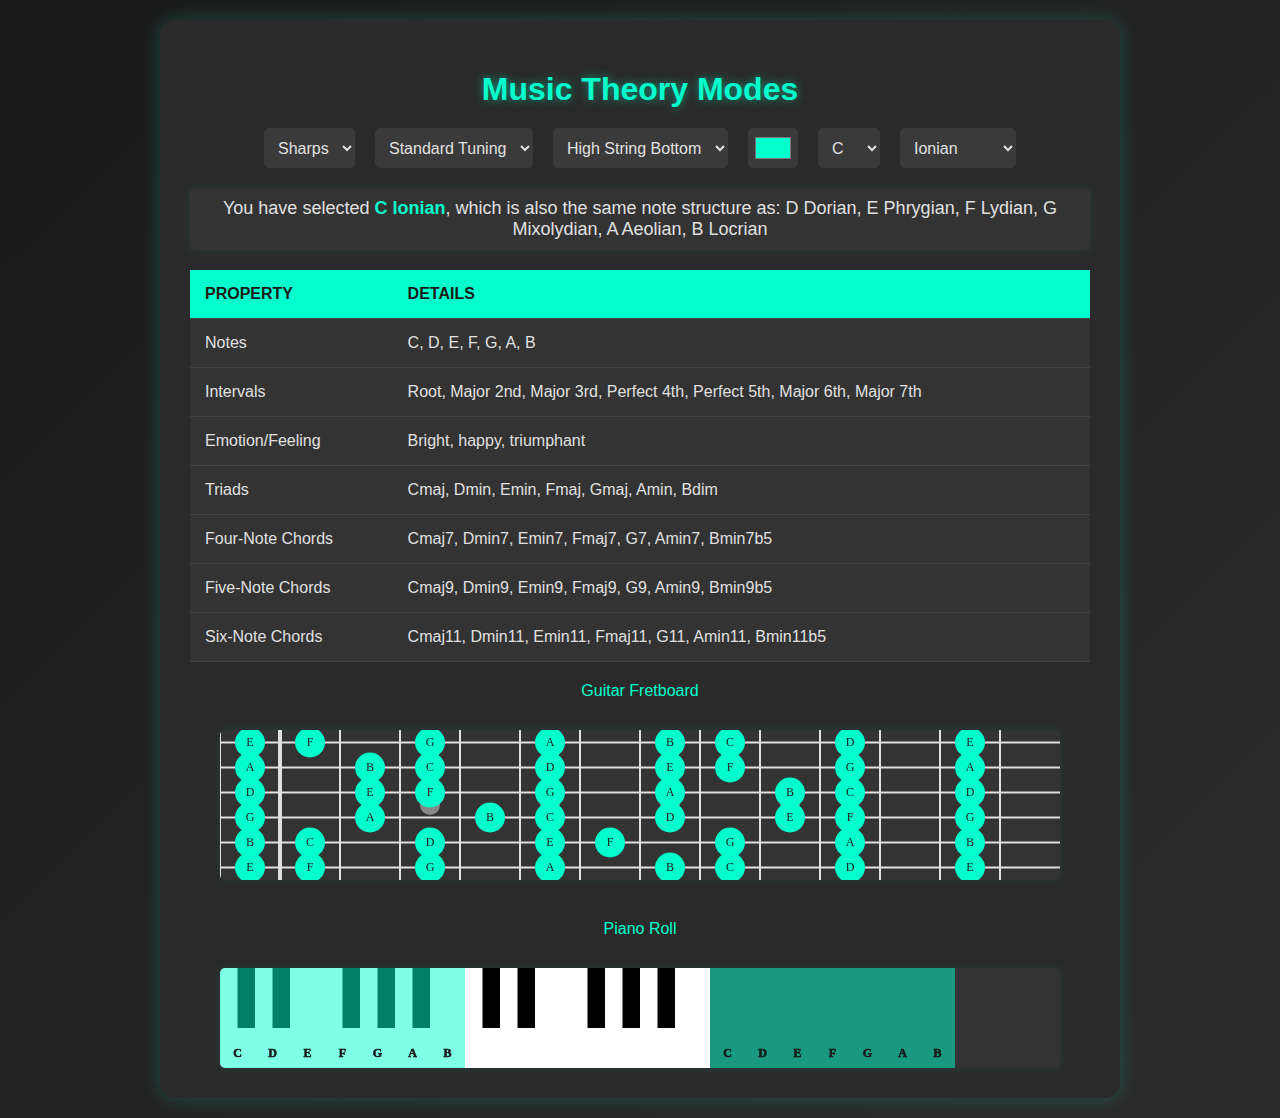
<file: index.html>
<!DOCTYPE html>
<html lang="en">
<head>
    <meta charset="UTF-8">
    <meta name="viewport" content="width=device-width, initial-scale=1.0">
    <title>Music Theory Modes</title>
    <style>
        :root {
            --theme-color: #00ffcc;
        }
        body {
            font-family: 'Roboto', sans-serif;
            background: linear-gradient(135deg, #1a1a1a, #2c2c2c);
            color: #e0e0e0;
            margin: 0;
            padding: 20px;
            display: flex;
            justify-content: center;
            align-items: center;
            min-height: 100vh;
        }
        .container {
            max-width: 900px;
            background: #2a2a2a;
            padding: 30px;
            border-radius: 15px;
            box-shadow: 0 0 20px rgba(var(--theme-color-rgb, 0, 255, 204), 0.2);
            transition: transform 0.3s ease;
        }
        .container:hover {
            transform: translateY(-5px);
        }
        h1 {
            text-align: center;
            color: var(--theme-color);
            text-shadow: 0 0 10px rgba(var(--theme-color-rgb, 0, 255, 204), 0.5);
            margin-bottom: 20px;
        }
        .relative-modes {
            text-align: center;
            margin-bottom: 20px;
            font-size: 18px;
            color: #e0e0e0;
            background: #333;
            padding: 10px;
            border-radius: 5px;
            box-shadow: 0 0 10px rgba(var(--theme-color-rgb, 0, 255, 204), 0.1);
        }
        .relative-modes span {
            color: var(--theme-color);
            font-weight: bold;
        }
        .controls {
            display: flex;
            gap: 20px;
            margin-bottom: 20px;
            justify-content: center;
            flex-wrap: wrap;
        }
        select, input[type="color"] {
            padding: 10px;
            font-size: 16px;
            border: none;
            border-radius: 5px;
            background: #3a3a3a;
            color: #e0e0e0;
            cursor: pointer;
            transition: background 0.3s ease;
        }
        select:hover, input[type="color"]:hover {
            background: #4a4a4a;
        }
        input[type="color"] {
            width: 50px;
            height: 40px;
            padding: 5px;
        }
        table {
            width: 100%;
            border-collapse: collapse;
            margin-top: 20px;
        }
        th, td {
            padding: 15px;
            text-align: left;
            border-bottom: 1px solid #444;
        }
        th {
            background: var(--theme-color);
            color: #1a1a1a;
            text-transform: uppercase;
            font-weight: bold;
        }
        td {
            background: #333;
        }
        tr:hover td {
            background: #444;
        }
        .canvas-container {
            margin-top: 20px;
            display: flex;
            flex-direction: column;
            gap: 20px;
            align-items: center;
        }
        canvas {
            background: #333;
            border-radius: 5px;
            box-shadow: 0 0 10px rgba(var(--theme-color-rgb, 0, 255, 204), 0.1);
        }
        .canvas-label {
            font-size: 16px;
            color: var(--theme-color);
            margin-bottom: 10px;
        }
        #fretboardCanvas {
            margin-bottom: 20px;
        }
        @media (max-width: 600px) {
            .container {
                padding: 15px;
            }
            .controls {
                flex-direction: column;
                align-items: center;
            }
            select, input[type="color"] {
                width: 100%;
            }
            th, td {
                font-size: 14px;
                padding: 10px;
            }
            .relative-modes {
                font-size: 16px;
            }
            canvas {
                width: 100%;
            }
        }
    </style>
</head>
<body>
    <div class="container">
        <h1>Music Theory Modes</h1>
        <div class="controls">
            <select id="notationSelect">
                <option value="sharp">Sharps</option>
                <option value="flat">Flats</option>
            </select>
            <select id="tuningSelect">
                <option value="standard">Standard Tuning</option>
                <option value="dropd">Drop D Tuning</option>
            </select>
            <select id="stringOrderSelect">
                <option value="highBottom">High String Bottom</option>
                <option value="lowBottom">Low String Bottom</option>
            </select>
            <input type="color" id="themeColor" value="#00ffcc" title="Select Theme Color">
            <select id="keySelect">
                <option value="C">C</option>
                <option value="C#">C#</option>
                <option value="D">D</option>
                <option value="D#">D#</option>
                <option value="E">E</option>
                <option value="F">F</option>
                <option value="F#">F#</option>
                <option value="G">G</option>
                <option value="G#">G#</option>
                <option value="A">A</option>
                <option value="A#">A#</option>
                <option value="B">B</option>
            </select>
            <select id="modeSelect">
                <option value="Ionian">Ionian</option>
                <option value="Dorian">Dorian</option>
                <option value="Phrygian">Phrygian</option>
                <option value="Lydian">Lydian</option>
                <option value="Mixolydian">Mixolydian</option>
                <option value="Aeolian">Aeolian</option>
                <option value="Locrian">Locrian</option>
            </select>
        </div>
        <div id="relativeModes" class="relative-modes"></div>
        <table id="modeTable">
            <thead>
                <tr>
                    <th>Property</th>
                    <th>Details</th>
                </tr>
            </thead>
            <tbody id="tableBody"></tbody>
        </table>
        <div class="canvas-container">
            <div class="canvas-label">Guitar Fretboard</div>
            <canvas id="fretboardCanvas" width="840" height="150"></canvas>
            <div class="canvas-label">Piano Roll</div>
            <canvas id="pianoCanvas" width="840" height="100"></canvas>
        </div>
    </div>
    <script>
        let currentNotation = 'sharp';
        let currentTuning = 'standard';
        let currentStringOrder = 'highBottom';
        let themeColor = '#00ffcc';
        let modesData = {};
        const modes = ["Ionian", "Dorian", "Phrygian", "Lydian", "Mixolydian", "Aeolian", "Locrian"];
        const sharpNotes = ["C", "C#", "D", "D#", "E", "F", "F#", "G", "G#", "A", "A#", "B"];
        const flatNotes = ["C", "Db", "D", "Eb", "E", "F", "Gb", "G", "Ab", "A", "Bb", "B"];
        const intervalPatterns = {
            Ionian: ["Root", "Major 2nd", "Major 3rd", "Perfect 4th", "Perfect 5th", "Major 6th", "Major 7th"],
            Dorian: ["Root", "Major 2nd", "Minor 3rd", "Perfect 4th", "Perfect 5th", "Major 6th", "Minor 7th"],
            Phrygian: ["Root", "Minor 2nd", "Minor 3rd", "Perfect 4th", "Perfect 5th", "Minor 6th", "Minor 7th"],
            Lydian: ["Root", "Major 2nd", "Major 3rd", "Augmented 4th", "Perfect 5th", "Major 6th", "Major 7th"],
            Mixolydian: ["Root", "Major 2nd", "Major 3rd", "Perfect 4th", "Perfect 5th", "Major 6th", "Minor 7th"],
            Aeolian: ["Root", "Major 2nd", "Minor 3rd", "Perfect 4th", "Perfect 5th", "Minor 6th", "Minor 7th"],
            Locrian: ["Root", "Minor 2nd", "Minor 3rd", "Perfect 4th", "Diminished 5th", "Minor 6th", "Minor 7th"]
        };
        const modePatterns = {
            Ionian: [0, 2, 4, 5, 7, 9, 11],
            Dorian: [0, 2, 3, 5, 7, 9, 10],
            Phrygian: [0, 1, 3, 5, 7, 8, 10],
            Lydian: [0, 2, 4, 6, 7, 9, 11],
            Mixolydian: [0, 2, 4, 5, 7, 9, 10],
            Aeolian: [0, 2, 3, 5, 7, 8, 10],
            Locrian: [0, 1, 3, 5, 6, 8, 10]
        };
        const modeOffsets = {
            Ionian: 0,
            Dorian: 2,
            Phrygian: 4,
            Lydian: 5,
            Mixolydian: 7,
            Aeolian: 9,
            Locrian: 11
        };
        const chordQualities = {
            Ionian: ["maj", "min", "min", "maj", "maj", "min", "dim"],
            Dorian: ["min", "min", "maj", "maj", "min", "dim", "maj"],
            Phrygian: ["min", "maj", "maj", "min", "dim", "maj", "min"],
            Lydian: ["maj", "maj", "min", "dim", "maj", "min", "min"],
            Mixolydian: ["maj", "min", "dim", "maj", "min", "min", "maj"],
            Aeolian: ["min", "dim", "maj", "min", "min", "maj", "maj"],
            Locrian: ["dim", "maj", "min", "min", "maj", "maj", "min"]
        };
        const fourNoteQualities = {
            Ionian: ["maj7", "min7", "min7", "maj7", "7", "min7", "min7b5"],
            Dorian: ["min7", "min7", "maj7", "7", "min7", "min7b5", "maj7"],
            Phrygian: ["min7", "maj7", "7", "min7", "min7b5", "maj7", "min7"],
            Lydian: ["maj7", "7", "min7", "min7b5", "maj7", "min7", "min7"],
            Mixolydian: ["7", "min7", "min7b5", "maj7", "min7", "min7", "maj7"],
            Aeolian: ["min7", "min7b5", "maj7", "min7", "min7", "maj7", "7"],
            Locrian: ["min7b5", "maj7", "min7", "min7", "maj7", "7", "min7"]
        };
        const modeEmotions = {
            Ionian: "Bright, happy, triumphant",
            Dorian: "Soulful, introspective, jazzy",
            Phrygian: "Exotic, tense, mysterious",
            Lydian: "Dreamy, ethereal, floating",
            Mixolydian: "Upbeat, bluesy, rock-oriented",
            Aeolian: "Sad, melancholic, somber",
            Locrian: "Dark, unstable, dissonant"
        };

        function getSemitone(note, notation) {
            const sharpMap = { "C": 0, "C#": 1, "D": 2, "D#": 3, "E": 4, "F": 5, "F#": 6, "G": 7, "G#": 8, "A": 9, "A#": 10, "B": 11 };
            const flatMap = { "C": 0, "Db": 1, "D": 2, "Eb": 3, "E": 4, "F": 5, "Gb": 6, "G": 7, "Ab": 8, "A": 9, "Bb": 10, "B": 11 };
            return (notation === 'flat' ? flatMap : sharpMap)[note] || 0;
        }

        function getNoteFromSemitone(semitone, notation) {
            return (notation === 'flat' ? flatNotes : sharpNotes)[semitone];
        }

        function getGuitarStrings(tuning) {
            const standard = [
                { note: "E", octave: 2, semitone: 4 },
                { note: "A", octave: 2, semitone: 9 },
                { note: "D", octave: 3, semitone: 2 },
                { note: "G", octave: 3, semitone: 7 },
                { note: "B", octave: 3, semitone: 11 },
                { note: "E", octave: 4, semitone: 4 }
            ];
            if (tuning === 'dropd') {
                standard[0] = { note: "D", octave: 2, semitone: 2 };
            }
            return standard;
        }

        function generateChords(notes, mode) {
            const triads = [], fourNote = [], fiveNote = [], sixNote = [];
            for (let i = 0; i < 7; i++) {
                triads.push(`${notes[i]}${chordQualities[mode][i]}`);
                fourNote.push(`${notes[i]}${fourNoteQualities[mode][i]}`);
                fiveNote.push(`${notes[i]}${fourNoteQualities[mode][i].replace("7", "9")}`);
                sixNote.push(`${notes[i]}${fourNoteQualities[mode][i].replace("7", "11")}`);
            }
            return { triads, fourNote, fiveNote, sixNote };
        }

        function generateData(notation) {
            const notesList = notation === 'sharp' ? sharpNotes : flatNotes;
            const data = {};
            for (let rootName of notesList) {
                const rootSemitone = getSemitone(rootName, notation);
                data[rootName] = {};
                for (let mode of modes) {
                    const pattern = modePatterns[mode];
                    const notes = pattern.map(p => getNoteFromSemitone((rootSemitone + p) % 12, notation));
                    const chords = generateChords(notes, mode);
                    data[rootName][mode] = {
                        notes,
                        intervals: intervalPatterns[mode],
                        triads: chords.triads,
                        fourNote: chords.fourNote,
                        fiveNote: chords.fiveNote,
                        sixNote: chords.sixNote
                    };
                }
            }
            return data;
        }

        function updateKeySelect() {
            const keySelect = document.getElementById('keySelect');
            keySelect.innerHTML = '';
            const notesList = currentNotation === 'sharp' ? sharpNotes : flatNotes;
            notesList.forEach(note => {
                const option = document.createElement('option');
                option.value = note;
                option.textContent = note;
                keySelect.appendChild(option);
            });
            keySelect.value = notesList.includes('C') ? 'C' : notesList[0];
        }

        function getRelativeModes(key, mode) {
            const rootSemitone = getSemitone(key, currentNotation);
            const modeOffset = modeOffsets[mode];
            const parentIonianSemitone = (rootSemitone - modeOffset + 12) % 12;
            const relatives = [];
            modes.forEach(relMode => {
                const relOffset = modeOffsets[relMode];
                const relKeySemitone = (parentIonianSemitone + relOffset) % 12;
                const relKey = getNoteFromSemitone(relKeySemitone, currentNotation);
                if (`${relKey} ${relMode}` !== `${key} ${mode}`) {
                    relatives.push(`${relKey} ${relMode}`);
                }
            });
            return relatives;
        }

        function hexToRgb(hex) {
            const r = parseInt(hex.slice(1, 3), 16);
            const g = parseInt(hex.slice(3, 5), 16);
            const b = parseInt(hex.slice(5, 7), 16);
            return `${r}, ${g}, ${b}`;
        }

        function drawFretboard(notes) {
            const canvas = document.getElementById('fretboardCanvas');
            const ctx = canvas.getContext('2d');
            ctx.clearRect(0, 0, canvas.width, canvas.height);
            const guitarStrings = getGuitarStrings(currentTuning);
            const stringSpacing = canvas.height / 6;
            const fretSpacing = canvas.width / 14; // 13 frets + nut
            const noteRadius = 15;
            const stringOrder = currentStringOrder === 'lowBottom' ? guitarStrings.slice().reverse() : guitarStrings;

            // Draw strings
            ctx.strokeStyle = '#e0e0e0';
            ctx.lineWidth = 2;
            for (let i = 0; i < 6; i++) {
                ctx.beginPath();
                ctx.moveTo(0, i * stringSpacing + stringSpacing / 2);
                ctx.lineTo(canvas.width, i * stringSpacing + stringSpacing / 2);
                ctx.stroke();
            }

            // Draw frets (nut at x=0, fret 1 at x=fretSpacing, etc.)
            for (let i = 0; i <= 13; i++) {
                ctx.lineWidth = (i === 1) ? 4 : 2; // Thicker line for fret 1
                ctx.beginPath();
                ctx.moveTo(i * fretSpacing, 0);
                ctx.lineTo(i * fretSpacing, canvas.height);
                ctx.stroke();
            }

            // Draw fret 1 label
            ctx.fillStyle = themeColor;
            ctx.font = '10px Roboto';
            ctx.textAlign = 'center';
            ctx.textBaseline = 'bottom';
            ctx.fillText('Fret 1', fretSpacing, -10);

            // Draw fret markers at frets 3, 5, 7, 9, 12
            const markers = [3, 5, 7, 9, 12];
            ctx.fillStyle = '#888';
            markers.forEach(fret => {
                if (fret === 12) {
                    ctx.beginPath();
                    ctx.arc(fret * fretSpacing + fretSpacing / 2, stringSpacing * 1.5, 10, 0, Math.PI * 2);
                    ctx.fill();
                    ctx.beginPath();
                    ctx.arc(fret * fretSpacing + fretSpacing / 2, stringSpacing * 4.5, 10, 0, Math.PI * 2);
                    ctx.fill();
                } else {
                    ctx.beginPath();
                    ctx.arc(fret * fretSpacing + fretSpacing / 2, canvas.height / 2, 10, 0, Math.PI * 2);
                    ctx.fill();
                }
            });

            // Draw fret numbers
            ctx.fillStyle = themeColor;
            ctx.font = '10px Roboto';
            ctx.textAlign = 'center';
            ctx.textBaseline = 'top';
            for (let i = 0; i <= 12; i++) {
                ctx.fillText(i, i * fretSpacing + fretSpacing / 2, canvas.height + 5);
            }

            // Draw open string labels
            ctx.fillStyle = themeColor;
            ctx.font = 'bold 12px Roboto';
            ctx.textAlign = 'right';
            ctx.textBaseline = 'middle';
            stringOrder.forEach((string, stringIndex) => {
                const label = `${string.note}${string.octave}`;
                ctx.fillText(label, -40, stringIndex * stringSpacing + stringSpacing / 2);
            });

            // Draw mode notes (including open strings and fret 1)
            ctx.fillStyle = themeColor;
            ctx.font = '12px Roboto';
            ctx.textAlign = 'center';
            ctx.textBaseline = 'middle';
            stringOrder.forEach((string, stringIndex) => {
                const baseSemitone = getSemitone(string.note, currentNotation);
                for (let fret = 0; fret <= 12; fret++) {
                    const semitone = (baseSemitone + fret) % 12;
                    const note = getNoteFromSemitone(semitone, currentNotation);
                    if (notes.includes(note)) {
                        const x = fret * fretSpacing + fretSpacing / 2;
                        const y = stringIndex * stringSpacing + stringSpacing / 2;
                        ctx.beginPath();
                        ctx.arc(x, y, noteRadius, 0, Math.PI * 2);
                        ctx.fill();
                        ctx.fillStyle = '#1a1a1a';
                        ctx.fillText(note, x, y);
                        ctx.fillStyle = themeColor;
                    }
                }
            });
        }

        function drawPianoRoll(notes) {
            const canvas = document.getElementById('pianoCanvas');
            const ctx = canvas.getContext('2d');
            ctx.clearRect(0, 0, canvas.width, canvas.height);
            const keyWidth = canvas.width / 24;
            const blackKeyHeight = canvas.height * 0.6;
            const whiteKeys = ['C', 'D', 'E', 'F', 'G', 'A', 'B'];
            const blackKeyOffsets = [0, 1, 3, 4, 5]; // C#, D#, F#, G#, A#
            const octaves = [3, 4];
            const themeColorRgb = hexToRgb(themeColor);

            // Draw white keys
            let x = 0;
            ctx.fillStyle = '#fff';
            octaves.forEach(octave => {
                whiteKeys.forEach(note => {
                    ctx.fillRect(x, 0, keyWidth, canvas.height);
                    x += keyWidth;
                });
            });

            // Draw black keys
            x = keyWidth / 2;
            octaves.forEach(octave => {
                blackKeyOffsets.forEach(offset => {
                    ctx.fillStyle = '#000';
                    ctx.fillRect(x + offset * keyWidth, 0, keyWidth / 2, blackKeyHeight);
                });
                x += 7 * keyWidth;
            });

            // Highlight active mode notes
            ctx.fillStyle = `rgba(${themeColorRgb}, 0.5)`;
            x = 0;
            octaves.forEach(octave => {
                whiteKeys.forEach(note => {
                    const noteName = currentNotation === 'sharp' ? note : flatNotes[sharpNotes.indexOf(note)];
                    if (notes.includes(noteName)) {
                        ctx.fillRect(x, 0, keyWidth, canvas.height);
                    }
                    x += keyWidth;
                });
                blackKeyOffsets.forEach(offset => {
                    const semitone = (getSemitone(whiteKeys[offset % 7], currentNotation) + 1) % 12;
                    const noteName = getNoteFromSemitone(semitone, currentNotation);
                    if (notes.includes(noteName)) {
                        ctx.fillRect(x - keyWidth / 2 + offset * keyWidth, 0, keyWidth / 2, blackKeyHeight);
                    }
                });
                x += 7 * keyWidth;
            });

            // Draw labels for active notes
            ctx.font = 'bold 12px Roboto';
            ctx.textAlign = 'center';
            ctx.textBaseline = 'bottom';
            x = 0;
            octaves.forEach(octave => {
                whiteKeys.forEach(note => {
                    const noteName = currentNotation === 'sharp' ? note : flatNotes[sharpNotes.indexOf(note)];
                    if (notes.includes(noteName)) {
                        ctx.fillStyle = '#1a1a1a'; // Dark text for white keys
                        ctx.strokeStyle = '#000';
                        ctx.lineWidth = 0.5;
                        ctx.strokeText(noteName, x + keyWidth / 2, canvas.height - 8);
                        ctx.fillText(noteName, x + keyWidth / 2, canvas.height - 8);
                    }
                    x += keyWidth;
                });
                blackKeyOffsets.forEach(offset => {
                    const semitone = (getSemitone(whiteKeys[offset % 7], currentNotation) + 1) % 12;
                    const noteName = getNoteFromSemitone(semitone, currentNotation);
                    if (notes.includes(noteName)) {
                        ctx.fillStyle = '#1a1a1a';
                        ctx.strokeStyle = '#000';
                        ctx.lineWidth = 0.5;
                        ctx.strokeText(noteName, x - keyWidth / 2 + offset * keyWidth + keyWidth / 4, blackKeyHeight - 8);
                        ctx.fillText(noteName, x - keyWidth / 2 + offset * keyWidth + keyWidth / 4, blackKeyHeight - 8);
                    }
                });
                x += 7 * keyWidth;
            });
        }

        function updateTable() {
            const key = document.getElementById('keySelect').value;
            const mode = document.getElementById('modeSelect').value;
            if (!modesData[key] || !modesData[key][mode]) return;
            const data = modesData[key][mode];
            const relativeModes = getRelativeModes(key, mode);
            document.getElementById('relativeModes').innerHTML = `You have selected <span>${key} ${mode}</span>, which is also the same note structure as: ${relativeModes.join(", ")}`;
            document.getElementById('tableBody').innerHTML = `
                <tr><td>Notes</td><td>${data.notes.join(", ")}</td></tr>
                <tr><td>Intervals</td><td>${data.intervals.join(", ")}</td></tr>
                <tr><td>Emotion/Feeling</td><td>${modeEmotions[mode]}</td></tr>
                <tr><td>Triads</td><td>${data.triads.join(", ")}</td></tr>
                <tr><td>Four-Note Chords</td><td>${data.fourNote.join(", ")}</td></tr>
                <tr><td>Five-Note Chords</td><td>${data.fiveNote.join(", ")}</td></tr>
                <tr><td>Six-Note Chords</td><td>${data.sixNote.join(", ")}</td></tr>
            `;
            drawFretboard(data.notes);
            drawPianoRoll(data.notes);
        }

        document.addEventListener("DOMContentLoaded", () => {
            currentNotation = 'sharp';
            currentTuning = 'standard';
            currentStringOrder = 'highBottom';
            themeColor = '#00ffcc';
            document.documentElement.style.setProperty('--theme-color', themeColor);
            document.documentElement.style.setProperty('--theme-color-rgb', hexToRgb(themeColor));
            modesData = generateData(currentNotation);
            updateKeySelect();
            document.getElementById('notationSelect').addEventListener('change', (e) => {
                currentNotation = e.target.value;
                modesData = generateData(currentNotation);
                updateKeySelect();
                updateTable();
            });
            document.getElementById('tuningSelect').addEventListener('change', (e) => {
                currentTuning = e.target.value;
                updateTable();
            });
            document.getElementById('stringOrderSelect').addEventListener('change', (e) => {
                currentStringOrder = e.target.value;
                updateTable();
            });
            document.getElementById('themeColor').addEventListener('input', (e) => {
                themeColor = e.target.value;
                document.documentElement.style.setProperty('--theme-color', themeColor);
                document.documentElement.style.setProperty('--theme-color-rgb', hexToRgb(themeColor));
                updateTable();
            });
            document.getElementById('keySelect').addEventListener('change', updateTable);
            document.getElementById('modeSelect').addEventListener('change', updateTable);
            updateTable();
        });
    </script>
</body>
</html>
</file>
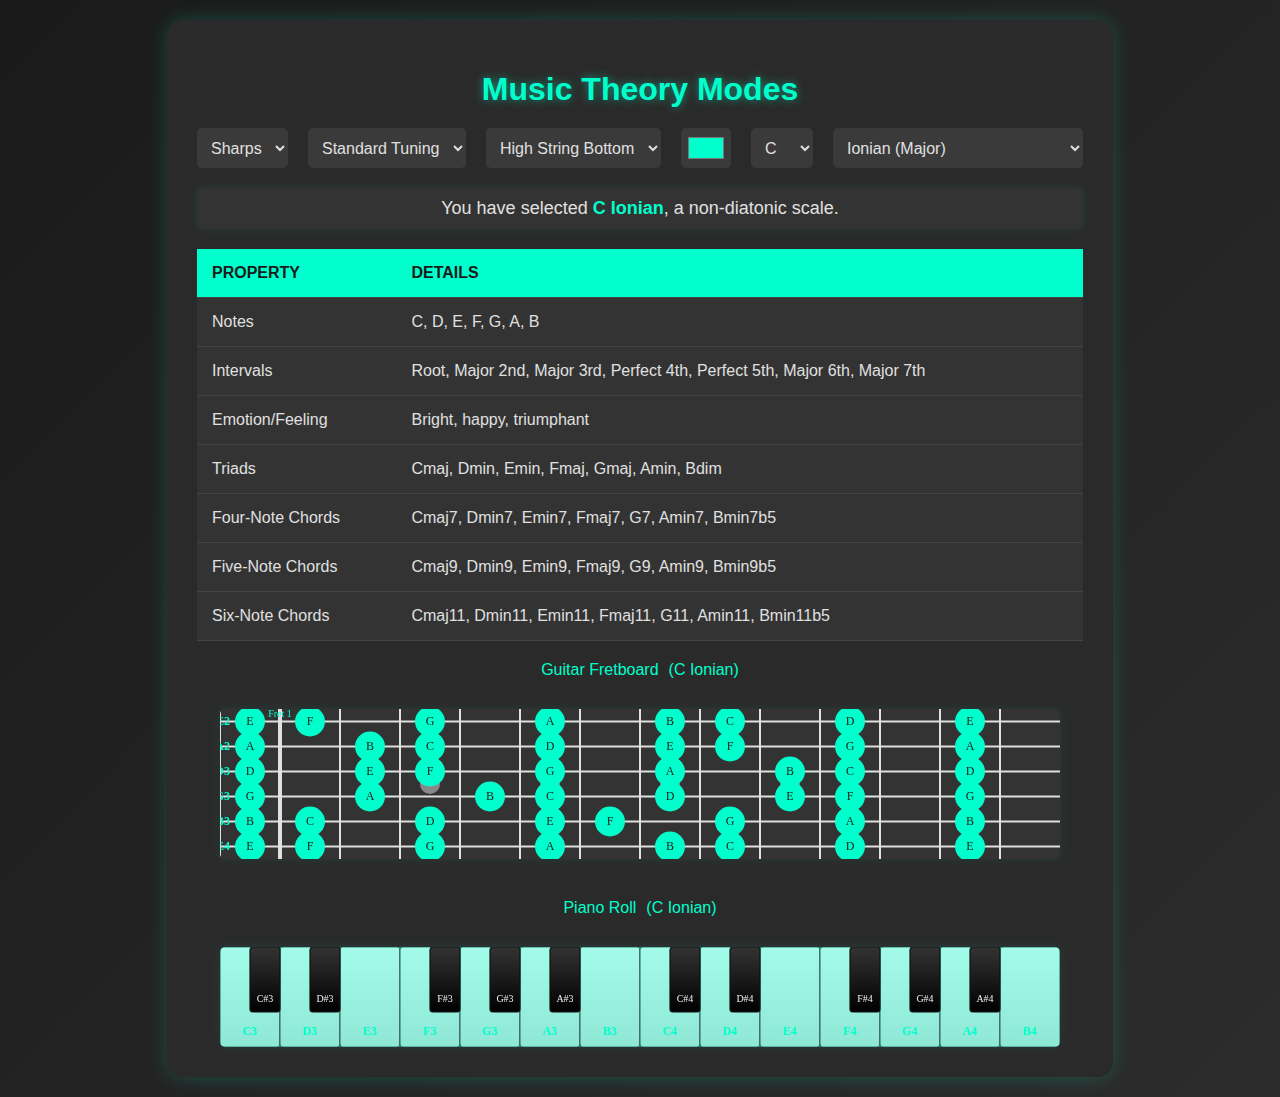
<file: test.html>
<!DOCTYPE html>
<html lang="en">
<head>
    <meta charset="UTF-8">
    <meta name="viewport" content="width=device-width, initial-scale=1.0">
    <title>Music Theory Modes</title>
    <style>
        :root {
            --theme-color: #00ffcc;
        }
        body {
            font-family: 'Roboto', sans-serif;
            background: linear-gradient(135deg, #1a1a1a, #2c2c2c);
            color: #e0e0e0;
            margin: 0;
            padding: 20px;
            display: flex;
            justify-content: center;
            align-items: center;
            min-height: 100vh;
        }
        .container {
            max-width: 900px;
            background: #2a2a2a;
            padding: 30px;
            border-radius: 15px;
            box-shadow: 0 0 20px rgba(var(--theme-color-rgb, 0, 255, 204), 0.2);
            transition: transform 0.3s ease;
        }
        .container:hover {
            transform: translateY(-5px);
        }
        h1 {
            text-align: center;
            color: var(--theme-color);
            text-shadow: 0 0 10px rgba(var(--theme-color-rgb, 0, 255, 204), 0.5);
            margin-bottom: 20px;
        }
        .relative-modes {
            text-align: center;
            margin-bottom: 20px;
            font-size: 18px;
            color: #e0e0e0;
            background: #333;
            padding: 10px;
            border-radius: 5px;
            box-shadow: 0 0 10px rgba(var(--theme-color-rgb, 0, 255, 204), 0.1);
        }
        .relative-modes span {
            color: var(--theme-color);
            font-weight: bold;
        }
        .controls {
            display: flex;
            gap: 20px;
            margin-bottom: 20px;
            justify-content: center;
            flex-wrap: wrap;
        }
        select, input[type="color"] {
            padding: 10px;
            font-size: 16px;
            border: none;
            border-radius: 5px;
            background: #3a3a3a;
            color: #e0e0e0;
            cursor: pointer;
            transition: background 0.3s ease;
        }
        select:hover, input[type="color"]:hover {
            background: #4a4a4a;
        }
        input[type="color"] {
            width: 50px;
            height: 40px;
            padding: 5px;
        }
        table {
            width: 100%;
            border-collapse: collapse;
            margin-top: 20px;
        }
        th, td {
            padding: 15px;
            text-align: left;
            border-bottom: 1px solid #444;
        }
        th {
            background: var(--theme-color);
            color: #1a1a1a;
            text-transform: uppercase;
            font-weight: bold;
        }
        td {
            background: #333;
        }
        tr:hover td {
            background: #444;
        }
        .canvas-container {
            margin-top: 20px;
            display: flex;
            flex-direction: column;
            gap: 20px;
            align-items: center;
        }
        canvas {
            background: #333;
            border-radius: 5px;
            box-shadow: 0 0 10px rgba(var(--theme-color-rgb, 0, 255, 204), 0.1);
        }
        .canvas-label {
            font-size: 16px;
            color: var(--theme-color);
            margin-bottom: 10px;
            display: flex;
            gap: 10px;
            align-items: center;
            flex-wrap: wrap;
        }
        #fretboardCanvas {
            margin-bottom: 20px;
        }
        @media (max-width: 600px) {
            .container {
                padding: 15px;
            }
            .controls {
                flex-direction: column;
                align-items: center;
            }
            select, input[type="color"] {
                width: 100%;
            }
            th, td {
                font-size: 14px;
                padding: 10px;
            }
            .relative-modes {
                font-size: 16px;
            }
            canvas {
                width: 100%;
            }
            .canvas-label {
                flex-direction: column;
                align-items: center;
            }
        }
    </style>
</head>
<body>
    <div class="container">
        <h1>Music Theory Modes</h1>
        <div class="controls">
            <select id="notationSelect">
                <option value="sharp">Sharps</option>
                <option value="flat">Flats</option>
            </select>
            <select id="tuningSelect">
                <option value="standard">Standard Tuning</option>
                <option value="dropd">Drop D Tuning</option>
            </select>
            <select id="stringOrderSelect">
                <option value="highBottom">High String Bottom</option>
                <option value="lowBottom">Low String Bottom</option>
            </select>
            <input type="color" id="themeColor" value="#00ffcc" title="Select Theme Color">
            <select id="keySelect">
                <option value="C">C</option>
                <option value="C#">C#</option>
                <option value="D">D</option>
                <option value="D#">D#</option>
                <option value="E">E</option>
                <option value="F">F</option>
                <option value="F#">F#</option>
                <option value="G">G</option>
                <option value="G#">G#</option>
                <option value="A">A</option>
                <option value="A#">A#</option>
                <option value="B">B</option>
            </select>
            <select id="modeSelect">
                <!-- Major Scale Modes -->
                <option value="Ionian">Ionian (Major)</option>
                <option value="Dorian">Dorian</option>
                <option value="Phrygian">Phrygian</option>
                <option value="Lydian">Lydian</option>
                <option value="Mixolydian">Mixolydian</option>
                <option value="Aeolian">Aeolian (Natural Minor)</option>
                <option value="Locrian">Locrian</option>

                <!-- Pentatonic Scales -->
                <option value="MajorPentatonic">Major Pentatonic</option>
                <option value="MinorPentatonic">Minor Pentatonic</option>

                <!-- Harmonic Minor and Modes -->
                <option value="HarmonicMinor">Harmonic Minor</option>
                <option value="LocrianNat6">Locrian ♮6</option>
                <option value="IonianAug">Ionian Augmented</option>
                <option value="DorianSharp4">Dorian ♯4</option>
                <option value="PhrygianDominant">Phrygian Dominant</option>
                <option value="LydianSharp2">Lydian ♯2</option>
                <option value="SuperLocrianBB7">Super Locrian ♭♭7</option>

                <!-- Melodic Minor and Modes -->
                <option value="MelodicMinor">Melodic Minor</option>
                <option value="DorianFlat2">Dorian ♭2</option>
                <option value="LydianAugmented">Lydian Augmented</option>
                <option value="LydianDominant">Lydian Dominant</option>
                <option value="MixolydianFlat6">Mixolydian ♭6</option>
                <option value="LocrianNat2">Locrian ♮2</option>
                <option value="Altered">Altered Scale (Super Locrian)</option>

                <!-- Other Scales -->
                <option value="WholeTone">Whole Tone</option>
                <option value="DiminishedHW">Diminished (Half–Whole)</option>
                <option value="DiminishedWH">Diminished (Whole–Half)</option>
                <option value="Blues">Blues Scale</option>

                <!-- Bebop Scales -->
                <option value="BebopMajor">Bebop Major</option>
                <option value="BebopDominant">Bebop Dominant</option>
                <option value="BebopDorian">Bebop Dorian</option>
            </select>
        </div>
        <div id="relativeModes" class="relative-modes"></div>
        <table id="modeTable">
            <thead>
                <tr>
                    <th>Property</th>
                    <th>Details</th>
                </tr>
            </thead>
            <tbody id="tableBody"></tbody>
        </table>
        <div class="canvas-container">
            <div class="canvas-label">Guitar Fretboard <span id="fretboardKeyMode"></span></div>
            <canvas id="fretboardCanvas" width="840" height="150"></canvas>
            <div class="canvas-label">Piano Roll <span id="pianoKeyMode"></span></div>
            <canvas id="pianoCanvas" width="840" height="100"></canvas>
        </div>
    </div>
    <script>
        let currentNotation = 'sharp';
        let currentTuning = 'standard';
        let currentStringOrder = 'highBottom';
        let themeColor = '#00ffcc';
        let modesData = {};
        const modes = ["Ionian", "Dorian", "Phrygian", "Lydian", "Mixolydian", "Aeolian", "Locrian", "MajorPentatonic", "MinorPentatonic", "HarmonicMinor", "LocrianNat6", "IonianAug", "DorianSharp4", "PhrygianDominant", "LydianSharp2", "SuperLocrianBB7", "MelodicMinor", "DorianFlat2", "LydianAugmented", "LydianDominant", "MixolydianFlat6", "LocrianNat2", "Altered", "WholeTone", "DiminishedHW", "DiminishedWH", "Blues", "BebopMajor", "BebopDominant", "BebopDorian"];
        const sharpNotes = ["C", "C#", "D", "D#", "E", "F", "F#", "G", "G#", "A", "A#", "B"];
        const flatNotes = ["C", "Db", "D", "Eb", "E", "F", "Gb", "G", "Ab", "A", "Bb", "B"];
        const intervalPatterns = {
            Ionian: ["Root", "Major 2nd", "Major 3rd", "Perfect 4th", "Perfect 5th", "Major 6th", "Major 7th"],
            Dorian: ["Root", "Major 2nd", "Minor 3rd", "Perfect 4th", "Perfect 5th", "Major 6th", "Minor 7th"],
            Phrygian: ["Root", "Minor 2nd", "Minor 3rd", "Perfect 4th", "Perfect 5th", "Minor 6th", "Minor 7th"],
            Lydian: ["Root", "Major 2nd", "Major 3rd", "Augmented 4th", "Perfect 5th", "Major 6th", "Major 7th"],
            Mixolydian: ["Root", "Major 2nd", "Major 3rd", "Perfect 4th", "Perfect 5th", "Major 6th", "Minor 7th"],
            Aeolian: ["Root", "Major 2nd", "Minor 3rd", "Perfect 4th", "Perfect 5th", "Minor 6th", "Minor 7th"],
            Locrian: ["Root", "Minor 2nd", "Minor 3rd", "Perfect 4th", "Diminished 5th", "Minor 6th", "Minor 7th"],
            MajorPentatonic: ["Root", "Major 2nd", "Major 3rd", "Perfect 5th", "Major 6th"],
            MinorPentatonic: ["Root", "Minor 3rd", "Perfect 4th", "Perfect 5th", "Minor 7th"],
            HarmonicMinor: ["Root", "Major 2nd", "Minor 3rd", "Perfect 4th", "Perfect 5th", "Minor 6th", "Major 7th"],
            LocrianNat6: ["Root", "Minor 2nd", "Minor 3rd", "Perfect 4th", "Diminished 5th", "Major 6th", "Minor 7th"],
            IonianAug: ["Root", "Major 2nd", "Major 3rd", "Perfect 4th", "Augmented 5th", "Major 6th", "Major 7th"],
            DorianSharp4: ["Root", "Major 2nd", "Minor 3rd", "Augmented 4th", "Perfect 5th", "Major 6th", "Minor 7th"],
            PhrygianDominant: ["Root", "Minor 2nd", "Major 3rd", "Perfect 4th", "Perfect 5th", "Minor 6th", "Minor 7th"],
            LydianSharp2: ["Root", "Augmented 2nd", "Minor 3rd", "Augmented 4th", "Perfect 5th", "Major 6th", "Major 7th"],
            SuperLocrianBB7: ["Root", "Minor 2nd", "Minor 3rd", "Major 3rd", "Diminished 5th", "Minor 6th", "Diminished 7th"],
            MelodicMinor: ["Root", "Major 2nd", "Minor 3rd", "Perfect 4th", "Perfect 5th", "Major 6th", "Major 7th"],
            DorianFlat2: ["Root", "Minor 2nd", "Minor 3rd", "Perfect 4th", "Perfect 5th", "Major 6th", "Minor 7th"],
            LydianAugmented: ["Root", "Major 2nd", "Major 3rd", "Augmented 4th", "Augmented 5th", "Major 6th", "Major 7th"],
            LydianDominant: ["Root", "Major 2nd", "Major 3rd", "Augmented 4th", "Perfect 5th", "Major 6th", "Minor 7th"],
            MixolydianFlat6: ["Root", "Major 2nd", "Major 3rd", "Perfect 4th", "Perfect 5th", "Minor 6th", "Minor 7th"],
            LocrianNat2: ["Root", "Major 2nd", "Minor 3rd", "Perfect 4th", "Diminished 5th", "Minor 6th", "Minor 7th"],
            Altered: ["Root", "Minor 2nd", "Minor 3rd", "Major 3rd", "Diminished 5th", "Minor 6th", "Minor 7th"],
            WholeTone: ["Root", "Major 2nd", "Major 3rd", "Augmented 4th", "Augmented 5th", "Major 7th"],
            DiminishedHW: ["Root", "Minor 2nd", "Minor 3rd", "Major 3rd", "Perfect 4th", "Augmented 4th", "Diminished 6th", "Minor 6th"],
            DiminishedWH: ["Root", "Major 2nd", "Minor 3rd", "Perfect 4th", "Diminished 5th", "Augmented 5th", "Major 6th", "Augmented 6th"],
            Blues: ["Root", "Minor 3rd", "Perfect 4th", "Diminished 5th", "Perfect 5th", "Minor 7th"],
            BebopMajor: ["Root", "Major 2nd", "Major 3rd", "Perfect 4th", "Perfect 5th", "Major 6th", "Minor 7th", "Major 7th"],
            BebopDominant: ["Root", "Major 2nd", "Major 3rd", "Perfect 4th", "Perfect 5th", "Major 6th", "Minor 7th", "Major 7th"],
            BebopDorian: ["Root", "Major 2nd", "Minor 3rd", "Perfect 4th", "Perfect 5th", "Major 6th", "Minor 7th", "Major 7th"]
        };
        const modePatterns = {
            Ionian: [0, 2, 4, 5, 7, 9, 11],
            Dorian: [0, 2, 3, 5, 7, 9, 10],
            Phrygian: [0, 1, 3, 5, 7, 8, 10],
            Lydian: [0, 2, 4, 6, 7, 9, 11],
            Mixolydian: [0, 2, 4, 5, 7, 9, 10],
            Aeolian: [0, 2, 3, 5, 7, 8, 10],
            Locrian: [0, 1, 3, 5, 6, 8, 10],
            MajorPentatonic: [0, 2, 4, 7, 9],
            MinorPentatonic: [0, 3, 5, 7, 10],
            HarmonicMinor: [0, 2, 3, 5, 7, 8, 11],
            LocrianNat6: [0, 1, 3, 5, 6, 9, 10],
            IonianAug: [0, 2, 4, 5, 8, 9, 11],
            DorianSharp4: [0, 2, 3, 6, 7, 9, 10],
            PhrygianDominant: [0, 1, 4, 5, 7, 8, 10],
            LydianSharp2: [0, 3, 4, 6, 7, 9, 11],
            SuperLocrianBB7: [0, 1, 3, 4, 6, 8, 9],
            MelodicMinor: [0, 2, 3, 5, 7, 9, 11],
            DorianFlat2: [0, 1, 3, 5, 7, 9, 10],
            LydianAugmented: [0, 2, 4, 6, 8, 9, 11],
            LydianDominant: [0, 2, 4, 6, 7, 9, 10],
            MixolydianFlat6: [0, 2, 4, 5, 7, 8, 10],
            LocrianNat2: [0, 2, 3, 5, 6, 8, 10],
            Altered: [0, 1, 3, 4, 6, 8, 10],
            WholeTone: [0, 2, 4, 6, 8, 10],
            DiminishedHW: [0, 1, 3, 4, 6, 7, 9, 10],
            DiminishedWH: [0, 2, 3, 5, 6, 8, 9, 11],
            Blues: [0, 3, 5, 6, 7, 10],
            BebopMajor: [0, 2, 4, 5, 7, 9, 11],
            BebopDominant: [0, 2, 4, 5, 7, 9, 10, 11],
            BebopDorian: [0, 2, 3, 5, 7, 9, 10, 11]
        };
        const modeOffsets = {
            Ionian: 0,
            Dorian: 2,
            Phrygian: 4,
            Lydian: 5,
            Mixolydian: 7,
            Aeolian: 9,
            Locrian: 11
        };
        const chordQualities = {
            Ionian: ["maj", "min", "min", "maj", "maj", "min", "dim"],
            Dorian: ["min", "min", "maj", "maj", "min", "dim", "maj"],
            Phrygian: ["min", "maj", "maj", "min", "dim", "maj", "min"],
            Lydian: ["maj", "maj", "min", "dim", "maj", "min", "min"],
            Mixolydian: ["maj", "min", "dim", "maj", "min", "min", "maj"],
            Aeolian: ["min", "dim", "maj", "min", "min", "maj", "maj"],
            Locrian: ["dim", "maj", "min", "min", "maj", "maj", "min"],
            // Harmonic Minor base
            HarmonicMinor: ["min", "dim", "aug", "min", "maj", "maj", "dim"],
            // Rotated for HM modes
            LocrianNat6: ["dim", "aug", "min", "maj", "maj", "dim", "min"],
            IonianAug: ["aug", "min", "maj", "maj", "dim", "min", "dim"],
            DorianSharp4: ["min", "maj", "maj", "dim", "min", "dim", "aug"],
            PhrygianDominant: ["maj", "maj", "dim", "min", "dim", "aug", "min"],
            LydianSharp2: ["maj", "dim", "min", "dim", "aug", "min", "maj"],
            SuperLocrianBB7: ["dim", "min", "dim", "aug", "min", "maj", "maj"],
            // Melodic Minor base
            MelodicMinor: ["min", "dim", "aug", "min", "maj", "dim", "dim"],
            // Rotated for MM modes
            DorianFlat2: ["dim", "aug", "min", "maj", "dim", "dim", "min"],
            LydianAugmented: ["aug", "min", "maj", "dim", "dim", "min", "dim"],
            LydianDominant: ["min", "maj", "dim", "dim", "min", "dim", "aug"],
            MixolydianFlat6: ["maj", "dim", "dim", "min", "dim", "aug", "min"],
            LocrianNat2: ["dim", "dim", "min", "dim", "aug", "min", "maj"],
            Altered: ["dim", "min", "dim", "aug", "min", "maj", "dim"]
        };
        const fourNoteQualities = {
            Ionian: ["maj7", "min7", "min7", "maj7", "7", "min7", "min7b5"],
            Dorian: ["min7", "min7", "maj7", "7", "min7", "min7b5", "maj7"],
            Phrygian: ["min7", "maj7", "7", "min7", "min7b5", "maj7", "min7"],
            Lydian: ["maj7", "7", "min7", "min7b5", "maj7", "min7", "min7"],
            Mixolydian: ["7", "min7", "min7b5", "maj7", "min7", "min7", "maj7"],
            Aeolian: ["min7", "min7b5", "maj7", "min7", "min7", "maj7", "7"],
            Locrian: ["min7b5", "maj7", "min7", "min7", "maj7", "7", "min7"],
            // Harmonic Minor base
            HarmonicMinor: ["minmaj7", "m7b5", "7#5", "m7", "maj7", "maj7", "dim7"],
            // Rotated for HM modes
            LocrianNat6: ["m7b5", "7#5", "m7", "maj7", "maj7", "dim7", "minmaj7"],
            IonianAug: ["7#5", "m7", "maj7", "maj7", "dim7", "minmaj7", "m7b5"],
            DorianSharp4: ["m7", "maj7", "maj7", "dim7", "minmaj7", "m7b5", "7#5"],
            PhrygianDominant: ["maj7", "maj7", "dim7", "minmaj7", "m7b5", "7#5", "m7"],
            LydianSharp2: ["maj7", "dim7", "minmaj7", "m7b5", "7#5", "m7", "maj7"],
            SuperLocrianBB7: ["dim7", "minmaj7", "m7b5", "7#5", "m7", "maj7", "maj7"],
            // Melodic Minor base
            MelodicMinor: ["minmaj7", "m7", "maj7#5", "7", "7", "m7b5", "m7b5"],
            // Rotated for MM modes
            DorianFlat2: ["m7", "maj7#5", "7", "7", "m7b5", "m7b5", "minmaj7"],
            LydianAugmented: ["maj7#5", "7", "7", "m7b5", "m7b5", "minmaj7", "m7"],
            LydianDominant: ["7", "7", "m7b5", "m7b5", "minmaj7", "m7", "maj7#5"],
            MixolydianFlat6: ["7", "m7b5", "m7b5", "minmaj7", "m7", "maj7#5", "7"],
            LocrianNat2: ["m7b5", "m7b5", "minmaj7", "m7", "maj7#5", "7", "7"],
            Altered: ["m7b5", "minmaj7", "m7", "maj7#5", "7", "7", "m7b5"]
        };
        const modeEmotions = {
            Ionian: "Bright, happy, triumphant",
            Dorian: "Soulful, introspective, jazzy",
            Phrygian: "Exotic, tense, mysterious",
            Lydian: "Dreamy, ethereal, floating",
            Mixolydian: "Upbeat, bluesy, rock-oriented",
            Aeolian: "Sad, melancholic, somber",
            Locrian: "Dark, unstable, dissonant",
            MajorPentatonic: "Bright, simple, uplifting",
            MinorPentatonic: "Bluesy, raw, emotional",
            HarmonicMinor: "Exotic, tense, dramatic",
            LocrianNat6: "Dark, mystical, unstable",
            IonianAug: "Mysterious, tense, augmented",
            DorianSharp4: "Modal, suspended, lydian tinge",
            PhrygianDominant: "Flamenco, Spanish, fiery",
            LydianSharp2: "Exotic, otherworldly, tense",
            SuperLocrianBB7: "Dissonant, chaotic, extreme",
            MelodicMinor: "Jazzy, ascending, sophisticated",
            DorianFlat2: "Phrygian-jazzy, dark minor",
            LydianAugmented: "Ethereal, bright tension",
            LydianDominant: "Lydian blues, dominant color",
            MixolydianFlat6: "Dark dominant, melancholic",
            LocrianNat2: "Subdued tension, altered locrian",
            Altered: "Jazzy tension, altered dominant",
            WholeTone: "Ambiguous, dreamy, impressionistic",
            DiminishedHW: "Tense, chromatic, dominant approach",
            DiminishedWH: "Symmetric, melodic, mysterious",
            Blues: "Soulful, gritty, expressive",
            BebopMajor: "Swinging, chromatic, bebop swing",
            BebopDominant: "Jazz dominant, passing tones",
            BebopDorian: "Dorian with swing, modal jazz"
        };

        function getSemitone(note, notation) {
            const sharpMap = { "C": 0, "C#": 1, "D": 2, "D#": 3, "E": 4, "F": 5, "F#": 6, "G": 7, "G#": 8, "A": 9, "A#": 10, "B": 11 };
            const flatMap = { "C": 0, "Db": 1, "D": 2, "Eb": 3, "E": 4, "F": 5, "Gb": 6, "G": 7, "Ab": 8, "A": 9, "Bb": 10, "B": 11 };
            return (notation === 'flat' ? flatMap : sharpMap)[note] || 0;
        }

        function getNoteFromSemitone(semitone, notation) {
            return (notation === 'flat' ? flatNotes : sharpNotes)[semitone];
        }

        function getGuitarStrings(tuning) {
            const standard = [
                { note: "E", octave: 2, semitone: 4 },
                { note: "A", octave: 2, semitone: 9 },
                { note: "D", octave: 3, semitone: 2 },
                { note: "G", octave: 3, semitone: 7 },
                { note: "B", octave: 3, semitone: 11 },
                { note: "E", octave: 4, semitone: 4 }
            ];
            if (tuning === 'dropd') {
                standard[0] = { note: "D", octave: 2, semitone: 2 };
            }
            return standard;
        }

        function generateChords(notes, mode) {
            const triads = [], fourNote = [], fiveNote = [], sixNote = [];
            if (chordQualities[mode] && notes.length >= 3) {
                const num = Math.min(notes.length, 7);
                for (let i = 0; i < num; i++) {
                    triads.push(`${notes[i]}${chordQualities[mode][i]}`);
                    let q = fourNoteQualities[mode][i];
                    fourNote.push(`${notes[i]}${q}`);
                    fiveNote.push(`${notes[i]}${q.replace("7", "9")}`);
                    sixNote.push(`${notes[i]}${q.replace("7", "11")}`);
                }
            }
            return { triads, fourNote, fiveNote, sixNote };
        }

        function generateData(notation) {
            const notesList = notation === 'sharp' ? sharpNotes : flatNotes;
            const data = {};
            for (let rootName of notesList) {
                const rootSemitone = getSemitone(rootName, notation);
                data[rootName] = {};
                for (let mode of modes) {
                    const pattern = modePatterns[mode];
                    const notes = pattern.map(p => getNoteFromSemitone((rootSemitone + p) % 12, notation));
                    const chords = generateChords(notes, mode);
                    data[rootName][mode] = {
                        notes,
                        intervals: intervalPatterns[mode],
                        triads: chords.triads,
                        fourNote: chords.fourNote,
                        fiveNote: chords.fiveNote,
                        sixNote: chords.sixNote
                    };
                }
            }
            return data;
        }

        function updateKeySelect() {
            const keySelect = document.getElementById('keySelect');
            keySelect.innerHTML = '';
            const notesList = currentNotation === 'sharp' ? sharpNotes : flatNotes;
            notesList.forEach(note => {
                const option = document.createElement('option');
                option.value = note;
                option.textContent = note;
                keySelect.appendChild(option);
            });
            keySelect.value = notesList.includes('C') ? 'C' : notesList[0];
        }

        function getRelativeModes(key, mode) {
            if (!modeOffsets[mode]) return [];
            const rootSemitone = getSemitone(key, currentNotation);
            const modeOffset = modeOffsets[mode];
            const parentIonianSemitone = (rootSemitone - modeOffset + 12) % 12;
            const relatives = [];
            Object.keys(modeOffsets).forEach(relMode => {
                const relOffset = modeOffsets[relMode];
                const relKeySemitone = (parentIonianSemitone + relOffset) % 12;
                const relKey = getNoteFromSemitone(relKeySemitone, currentNotation);
                if (`${relKey} ${relMode}` !== `${key} ${mode}`) {
                    relatives.push(`${relKey} ${relMode}`);
                }
            });
            return relatives;
        }

        function hexToRgb(hex) {
            const r = parseInt(hex.slice(1, 3), 16);
            const g = parseInt(hex.slice(3, 5), 16);
            const b = parseInt(hex.slice(5, 7), 16);
            return `${r}, ${g}, ${b}`;
        }

        function drawFretboard(notes) {
            const canvas = document.getElementById('fretboardCanvas');
            const ctx = canvas.getContext('2d');
            ctx.clearRect(0, 0, canvas.width, canvas.height);
            const guitarStrings = getGuitarStrings(currentTuning);
            const stringSpacing = canvas.height / 6;
            const fretSpacing = canvas.width / 14; // 13 frets + nut
            const noteRadius = 15;
            const stringOrder = currentStringOrder === 'lowBottom' ? guitarStrings.slice().reverse() : guitarStrings;

            // Draw strings
            ctx.strokeStyle = '#e0e0e0';
            ctx.lineWidth = 2;
            for (let i = 0; i < 6; i++) {
                ctx.beginPath();
                ctx.moveTo(0, i * stringSpacing + stringSpacing / 2);
                ctx.lineTo(canvas.width, i * stringSpacing + stringSpacing / 2);
                ctx.stroke();
            }

            // Draw frets (nut at x=0, fret 1 at x=fretSpacing, etc.)
            for (let i = 0; i <= 13; i++) {
                ctx.lineWidth = (i === 1) ? 4 : 2; // Thicker line for fret 1
                ctx.beginPath();
                ctx.moveTo(i * fretSpacing, 0);
                ctx.lineTo(i * fretSpacing, canvas.height);
                ctx.stroke();
            }

            // Draw fret 1 label
            ctx.fillStyle = themeColor;
            ctx.font = '10px Roboto';
            ctx.textAlign = 'center';
            ctx.textBaseline = 'bottom';
            ctx.fillText('Fret 1', fretSpacing, 10);

            // Draw fret markers at frets 3, 5, 7, 9, 12
            const markers = [3, 5, 7, 9, 12];
            ctx.fillStyle = '#888';
            markers.forEach(fret => {
                if (fret === 12) {
                    ctx.beginPath();
                    ctx.arc(fret * fretSpacing + fretSpacing / 2, stringSpacing * 1.5, 10, 0, Math.PI * 2);
                    ctx.fill();
                    ctx.beginPath();
                    ctx.arc(fret * fretSpacing + fretSpacing / 2, stringSpacing * 4.5, 10, 0, Math.PI * 2);
                    ctx.fill();
                } else {
                    ctx.beginPath();
                    ctx.arc(fret * fretSpacing + fretSpacing / 2, canvas.height / 2, 10, 0, Math.PI * 2);
                    ctx.fill();
                }
            });

            // Draw fret numbers
            ctx.fillStyle = themeColor;
            ctx.font = '10px Roboto';
            ctx.textAlign = 'center';
            ctx.textBaseline = 'top';
            for (let i = 0; i <= 12; i++) {
                ctx.fillText(i, i * fretSpacing + fretSpacing / 2, canvas.height + 5);
            }

            // Draw open string labels
            ctx.fillStyle = themeColor;
            ctx.font = 'bold 12px Roboto';
            ctx.textAlign = 'right';
            ctx.textBaseline = 'middle';
            stringOrder.forEach((string, stringIndex) => {
                const label = `${string.note}${string.octave}`;
                ctx.fillText(label, 10, stringIndex * stringSpacing + stringSpacing / 2);
            });

            // Draw mode notes (including open strings and fret 1)
            ctx.fillStyle = themeColor;
            ctx.font = '12px Roboto';
            ctx.textAlign = 'center';
            ctx.textBaseline = 'middle';
            stringOrder.forEach((string, stringIndex) => {
                const baseSemitone = getSemitone(string.note, currentNotation);
                for (let fret = 0; fret <= 12; fret++) {
                    const semitone = (baseSemitone + fret) % 12;
                    const note = getNoteFromSemitone(semitone, currentNotation);
                    if (notes.includes(note)) {
                        const x = fret * fretSpacing + fretSpacing / 2;
                        const y = stringIndex * stringSpacing + stringSpacing / 2;
                        ctx.beginPath();
                        ctx.arc(x, y, noteRadius, 0, Math.PI * 2);
                        ctx.fill();
                        ctx.fillStyle = '#1a1a1a';
                        ctx.fillText(note, x, y);
                        ctx.fillStyle = themeColor;
                    }
                }
            });
        }

        function drawPianoRoll(notes) {
            const canvas = document.getElementById('pianoCanvas');
            const ctx = canvas.getContext('2d');
            ctx.clearRect(0, 0, canvas.width, canvas.height);

            const whiteKeys = ['C', 'D', 'E', 'F', 'G', 'A', 'B'];
            const blackKeyOffsets = [0, 1, 3, 4, 5];
            const themeColorRgb = hexToRgb(themeColor);

            const numWhiteKeys = 14; // 2 octaves
            const keyWidth = canvas.width / numWhiteKeys;
            const blackKeyHeight = canvas.height * 0.65;

            // Which octave each white key belongs to
            const startingOctave = 3;

            // --- White Keys ---
            for (let i = 0; i < numWhiteKeys; i++) {
                const x = i * keyWidth;
                const note = whiteKeys[i % 7];
                const octave = startingOctave + Math.floor(i / 7);
                const fullNote = note + octave;

                // Gradient fill
                const grad = ctx.createLinearGradient(x, 0, x, canvas.height);
                grad.addColorStop(0, "#fafafa");
                grad.addColorStop(1, "#dcdcdc");
                ctx.fillStyle = grad;
                ctx.strokeStyle = "#444";
                ctx.lineWidth = 1.2;
                ctx.beginPath();
                ctx.roundRect(x, 0, keyWidth, canvas.height, 3);
                ctx.fill();
                ctx.stroke();

                // Highlight if active
                if (notes.includes(note)) {
                    ctx.fillStyle = `rgba(${themeColorRgb},0.35)`;
                    ctx.fillRect(x, 0, keyWidth, canvas.height);
                }

                // Label
                ctx.font = notes.includes(note) ? 'bold 12px Roboto' : '11px Roboto';
                ctx.fillStyle = notes.includes(note) ? themeColor : "#333";
                ctx.textAlign = 'center';
                ctx.fillText(fullNote, x + keyWidth / 2, canvas.height - 12);
            }

            // --- Black Keys ---
            for (let i = 0; i < numWhiteKeys; i++) {
                const note = whiteKeys[i % 7];
                const octave = startingOctave + Math.floor(i / 7);

                if (blackKeyOffsets.includes(i % 7)) {
                    const x = (i + 1) * keyWidth - keyWidth / 4;
                    const grad = ctx.createLinearGradient(x, 0, x, blackKeyHeight);
                    grad.addColorStop(0, "#333");
                    grad.addColorStop(1, "#000");
                    ctx.fillStyle = grad;
                    ctx.strokeStyle = "#111";
                    ctx.beginPath();
                    ctx.roundRect(x - keyWidth / 4, 0, keyWidth / 2, blackKeyHeight, 3);
                    ctx.fill();
                    ctx.stroke();

                    // Black note name (C# / Db depending on setting)
                    const semitone = (getSemitone(note, 'sharp') + 1) % 12;
                    const blackNote = getNoteFromSemitone(semitone, currentNotation) + octave;

                    // Highlight if active
                    if (notes.includes(getNoteFromSemitone(semitone, currentNotation))) {
                        ctx.fillStyle = `rgba(${themeColorRgb},0.6)`;
                        ctx.fillRect(x - keyWidth / 4, 0, keyWidth / 2, blackKeyHeight);
                    }

                    // Label
                    ctx.font = notes.includes(getNoteFromSemitone(semitone, currentNotation)) ? 'bold 11px Roboto' : '10px Roboto';
                    ctx.fillStyle = notes.includes(getNoteFromSemitone(semitone, currentNotation)) ? themeColor : "#eee";
                    ctx.textAlign = 'center';
                    ctx.fillText(blackNote, x, blackKeyHeight - 10);
                }
            }
        }

        function updateTable() {
            const key = document.getElementById('keySelect').value;
            const mode = document.getElementById('modeSelect').value;
            if (!modesData[key] || !modesData[key][mode]) return;
            const data = modesData[key][mode];
            const relativeModes = getRelativeModes(key, mode);
            let relativeHtml = `You have selected <span>${key} ${mode}</span>`;
            if (relativeModes.length > 0) {
                relativeHtml += `, which is also the same note structure as: ${relativeModes.join(", ")}`;
            } else {
                relativeHtml += `, a non-diatonic scale.`;
            }
            document.getElementById('relativeModes').innerHTML = relativeHtml;
            document.getElementById('fretboardKeyMode').innerHTML = `(${key} ${mode})`;
            document.getElementById('pianoKeyMode').innerHTML = `(${key} ${mode})`;
            let tableHtml = `
                <tr><td>Notes</td><td>${data.notes.join(", ")}</td></tr>
                <tr><td>Intervals</td><td>${data.intervals.join(", ")}</td></tr>
                <tr><td>Emotion/Feeling</td><td>${modeEmotions[mode] || "N/A"}</td></tr>
            `;
            if (data.triads.length > 0) {
                tableHtml += `<tr><td>Triads</td><td>${data.triads.join(", ")}</td></tr>`;
            }
            if (data.fourNote.length > 0) {
                tableHtml += `<tr><td>Four-Note Chords</td><td>${data.fourNote.join(", ")}</td></tr>`;
            }
            if (data.fiveNote.length > 0) {
                tableHtml += `<tr><td>Five-Note Chords</td><td>${data.fiveNote.join(", ")}</td></tr>`;
            }
            if (data.sixNote.length > 0) {
                tableHtml += `<tr><td>Six-Note Chords</td><td>${data.sixNote.join(", ")}</td></tr>`;
            }
            document.getElementById('tableBody').innerHTML = tableHtml;
            drawFretboard(data.notes);
            drawPianoRoll(data.notes);
        }

        document.addEventListener("DOMContentLoaded", () => {
            currentNotation = 'sharp';
            currentTuning = 'standard';
            currentStringOrder = 'highBottom';
            themeColor = '#00ffcc';
            document.documentElement.style.setProperty('--theme-color', themeColor);
            document.documentElement.style.setProperty('--theme-color-rgb', hexToRgb(themeColor));
            modesData = generateData(currentNotation);
            updateKeySelect();
            document.getElementById('notationSelect').addEventListener('change', (e) => {
                currentNotation = e.target.value;
                modesData = generateData(currentNotation);
                updateKeySelect();
                updateTable();
            });
            document.getElementById('tuningSelect').addEventListener('change', (e) => {
                currentTuning = e.target.value;
                updateTable();
            });
            document.getElementById('stringOrderSelect').addEventListener('change', (e) => {
                currentStringOrder = e.target.value;
                updateTable();
            });
            document.getElementById('themeColor').addEventListener('input', (e) => {
                themeColor = e.target.value;
                document.documentElement.style.setProperty('--theme-color', themeColor);
                document.documentElement.style.setProperty('--theme-color-rgb', hexToRgb(themeColor));
                updateTable();
            });
            document.getElementById('keySelect').addEventListener('change', updateTable);
            document.getElementById('modeSelect').addEventListener('change', updateTable);
            updateTable();
        });
    </script>
</body>
</html>
</file>
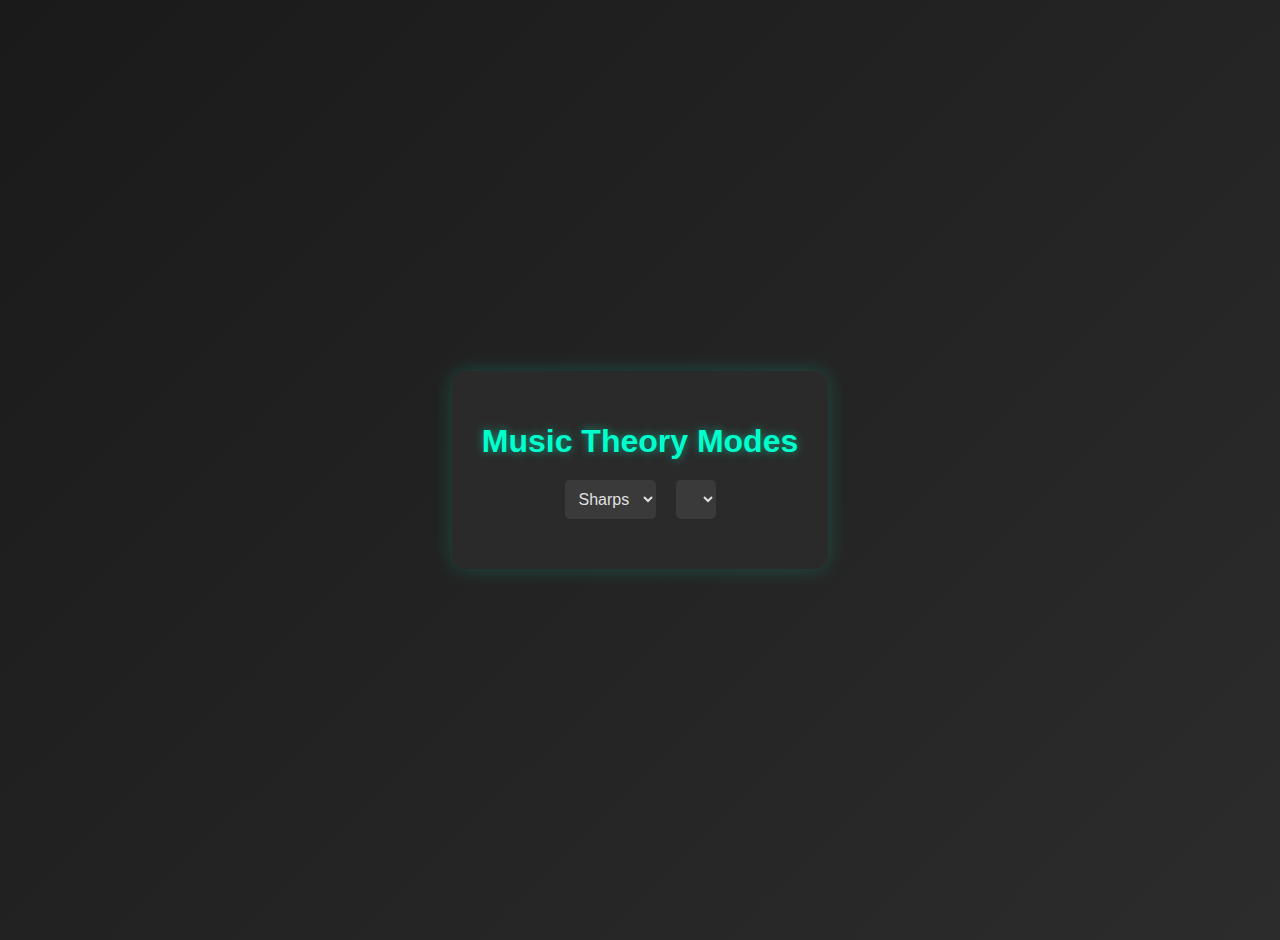
<file: test/musictheory_index.html>
<script type="text/javascript">
        var gk_isXlsx = false;
        var gk_xlsxFileLookup = {};
        var gk_fileData = {};
        function filledCell(cell) {
          return cell !== '' && cell != null;
        }
        function loadFileData(filename) {
        if (gk_isXlsx && gk_xlsxFileLookup[filename]) {
            try {
                var workbook = XLSX.read(gk_fileData[filename], { type: 'base64' });
                var firstSheetName = workbook.SheetNames[0];
                var worksheet = workbook.Sheets[firstSheetName];

                // Convert sheet to JSON to filter blank rows
                var jsonData = XLSX.utils.sheet_to_json(worksheet, { header: 1, blankrows: false, defval: '' });
                // Filter out blank rows (rows where all cells are empty, null, or undefined)
                var filteredData = jsonData.filter(row => row.some(filledCell));

                // Heuristic to find the header row by ignoring rows with fewer filled cells than the next row
                var headerRowIndex = filteredData.findIndex((row, index) =>
                  row.filter(filledCell).length >= filteredData[index + 1]?.filter(filledCell).length
                );
                // Fallback
                if (headerRowIndex === -1 || headerRowIndex > 25) {
                  headerRowIndex = 0;
                }

                // Convert filtered JSON back to CSV
                var csv = XLSX.utils.aoa_to_sheet(filteredData.slice(headerRowIndex)); // Create a new sheet from filtered array of arrays
                csv = XLSX.utils.sheet_to_csv(csv, { header: 1 });
                return csv;
            } catch (e) {
                console.error(e);
                return "";
            }
        }
        return gk_fileData[filename] || "";
        }
        </script><!DOCTYPE html>
<html lang="en">
<head>
    <meta charset="UTF-8">
    <meta name="viewport" content="width=device-width, initial-scale=1.0">
    <title>Music Theory Modes</title>
    <style>
        :root {
            --theme-color: #00ffcc;
        }
        body {
            font-family: 'Roboto', sans-serif;
            background: linear-gradient(135deg, #1a1a1a, #2c2c2c);
            color: #e0e0e0;
            margin: 0;
            padding: 20px;
            display: flex;
            justify-content: center;
            align-items: center;
            min-height: 100vh;
        }
        .container {
            max-width: 900px;
            background: #2a2a2a;
            padding: 30px;
            border-radius: 15px;
            box-shadow: 0 0 20px rgba(var(--theme-color-rgb, 0, 255, 204), 0.2);
            transition: transform 0.3s ease;
        }
        .container:hover {
            transform: translateY(-5px);
        }
        h1 {
            text-align: center;
            color: var(--theme-color);
            text-shadow: 0 0 10px rgba(var(--theme-color-rgb, 0, 255, 204), 0.5);
            margin-bottom: 20px;
        }
        .relative-modes {
            text-align: center;
            margin-bottom: 20px;
            font-size: 18px;
            color: #e0e0e0;
            background: #333;
            padding: 10px;
            border-radius: 5px;
            box-shadow: 0 0 10px rgba(var(--theme-color-rgb, 0, 255, 204), 0.1);
        }
        .relative-modes span {
            color: var(--theme-color);
            font-weight: bold;
        }
        .controls {
            display: flex;
            gap: 20px;
            margin-bottom: 20px;
            justify-content: center;
            flex-wrap: wrap;
        }
        select, input[type="color"] {
            padding: 10px;
            font-size: 16px;
            border: none;
            border-radius: 5px;
            background: #3a3a3a;
            color: #e0e0e0;
            cursor: pointer;
            transition: background 0.3s ease;
        }
        select:hover, input[type="color"]:hover {
            background: #4a4a4a;
        }
        input[type="color"] {
            width: 50px;
            height: 40px;
            padding: 5px;
        }
        table {
            width: 100%;
            border-collapse: collapse;
            margin-top: 20px;
        }
        th, td {
            padding: 15px;
            text-align: left;
            border-bottom: 1px solid #444;
        }
        th {
            background: var(--theme-color);
            color: #1a1a1a;
            text-transform: uppercase;
            font-weight: bold;
        }
        td {
            background: #333;
        }
        tr:hover td {
            background: #444;
        }
        .canvas-container {
            margin-top: 20px;
            display: flex;
            flex-direction: column;
            gap: 20px;
            align-items: center;
        }
        canvas {
            background: #333;
            border-radius: 5px;
            box-shadow: 0 0 10px rgba(var(--theme-color-rgb, 0, 255, 204), 0.1);
        }
        .canvas-label {
            font-size: 16px;
            color: var(--theme-color);
            margin-bottom: 10px;
            display: flex;
            gap: 10px;
            align-items: center;
            flex-wrap: wrap;
        }
        #fretboardCanvas {
            margin-bottom: 20px;
        }
        @media (max-width: 600px) {
            .container {
                padding: 15px;
            }
            .controls {
                flex-direction: column;
                align-items: center;
            }
            select, input[type="color"] {
                width: 100%;
            }
            th, td {
                font-size: 14px;
                padding: 10px;
            }
            .relative-modes {
                font-size: 16px;
            }
            canvas {
                width: 100%;
            }
            .canvas-label {
                flex-direction: column;
                align-items: center;
            }
        }
    </style>
</head>
<body>
    <div class="container">
        <h1>Music Theory Modes</h1>
        <div class="controls">
            <select id="notationSelect">
                <option value="sharp">Sharps</option>
                <option value="flat">Flats</option>
            </select>
            <select id="tuningSelect">
</file>
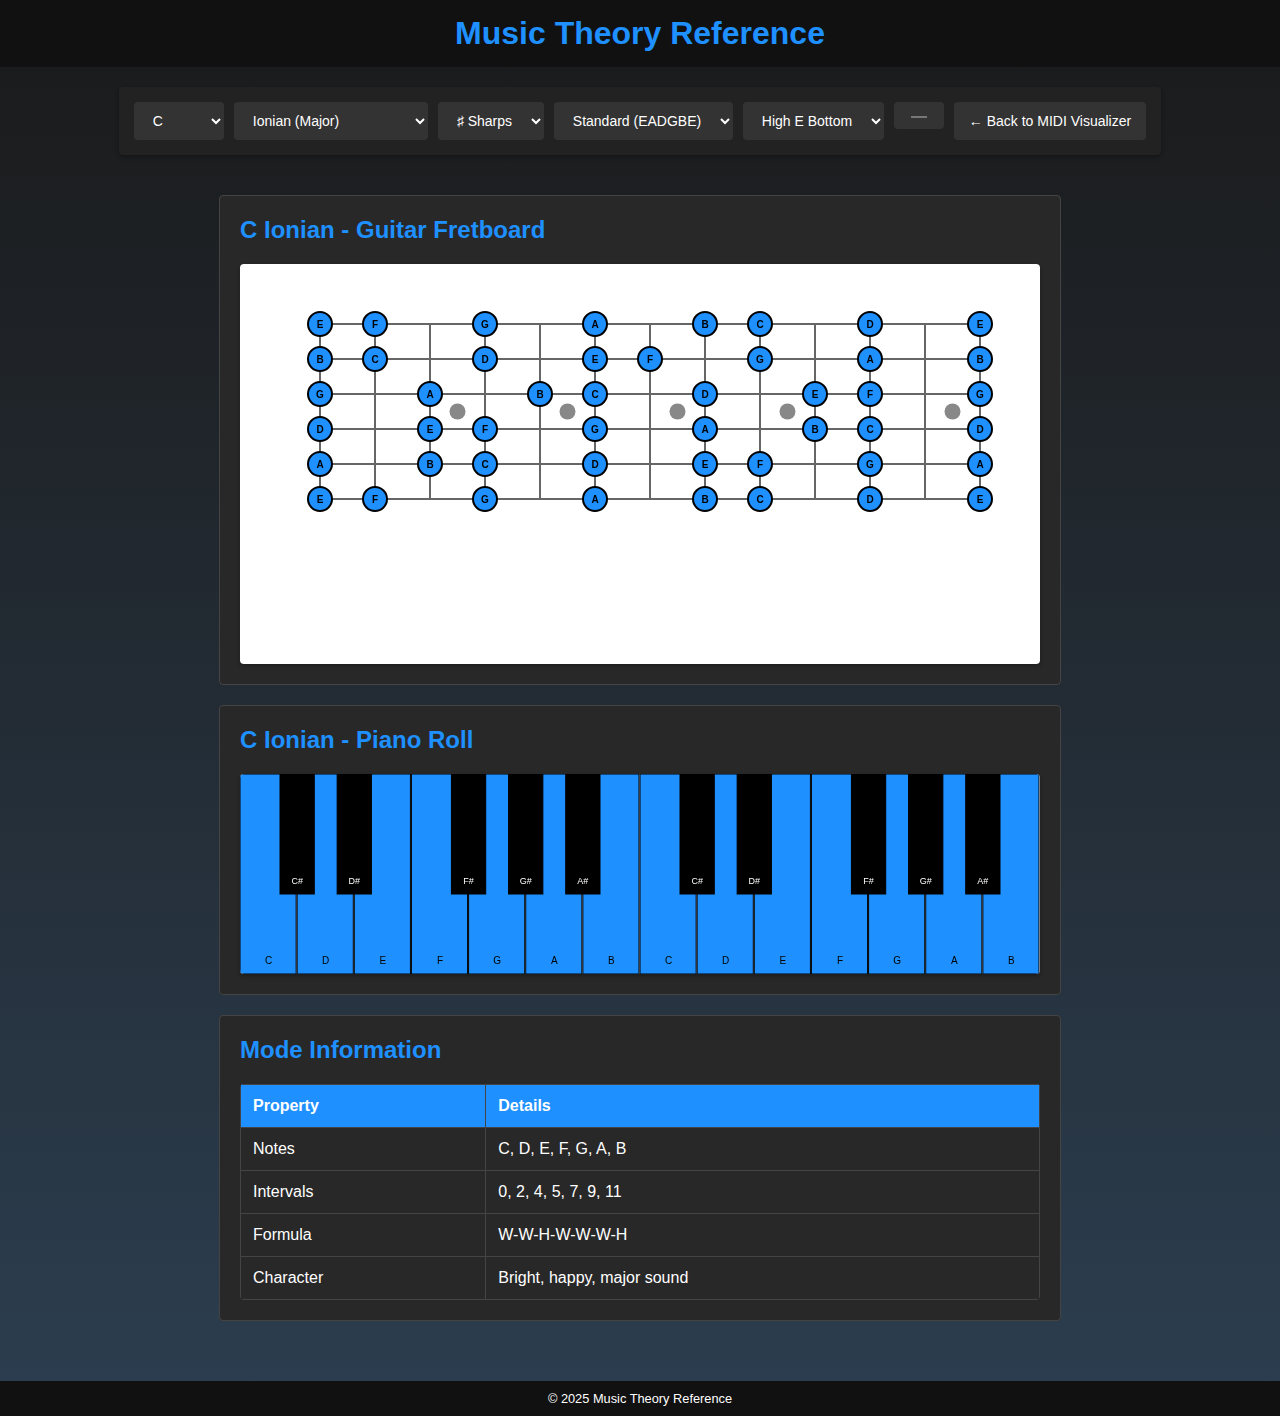
<file: test/theory-reference.html>
<!DOCTYPE html>
<html lang="en">
<head>
    <meta charset="UTF-8">
    <meta name="viewport" content="width=device-width, initial-scale=1.0">
    <title>Music Theory Reference</title>
    <style>
        :root {
            --theme-color: #1e90ff;
        }
        
        body {
            font-family: Arial, sans-serif;
            margin: 0;
            padding: 0;
            background: linear-gradient(to bottom, #1a1a1a, #2c3e50);
            color: #fff;
            min-height: 100vh;
            display: flex;
            flex-direction: column;
        }
        
        header {
            background: #111;
            padding: 15px;
            text-align: center;
        }
        
        header h1 {
            margin: 0;
            font-size: 2em;
            color: var(--theme-color);
        }
        
        .controls {
            max-width: 1200px;
            margin: 20px auto;
            padding: 15px;
            display: flex;
            flex-wrap: wrap;
            gap: 10px;
            justify-content: center;
            background: #222;
            border-radius: 4px;
            box-shadow: 0 2px 4px rgba(0,0,0,0.3);
        }
        
        select, button, input[type="color"] {
            padding: 10px 15px;
            font-size: 14px;
            border: none;
            border-radius: 4px;
            background: #333;
            color: #fff;
            cursor: pointer;
            transition: background 0.3s ease;
        }
        
        select:hover, button:hover {
            background: #444;
        }
        
        .content {
            max-width: 1200px;
            margin: 0 auto 20px;
            padding: 20px;
            flex: 1;
        }
        
        .canvas-wrapper {
            background: #282828;
            padding: 20px;
            border-radius: 4px;
            margin-bottom: 20px;
            border: 1px solid #444;
        }
        
        .canvas-wrapper h2 {
            margin-top: 0;
            color: var(--theme-color);
        }
        
        canvas {
            max-width: 100%;
            background: #fff;
            border-radius: 4px;
            box-shadow: 0 2px 4px rgba(0,0,0,0.3);
            display: block;
            margin: 0 auto;
        }
        
        table {
            width: 100%;
            border-collapse: collapse;
            background: #282828;
            border-radius: 4px;
            overflow: hidden;
        }
        
        th, td {
            padding: 12px;
            border: 1px solid #444;
            text-align: left;
        }
        
        th {
            background: var(--theme-color);
            color: #fff;
            font-weight: bold;
        }
        
        footer {
            background: #111;
            padding: 10px;
            text-align: center;
            font-size: 0.8em;
        }
    </style>
</head>
<body>
    <header>
        <h1>Music Theory Reference</h1>
    </header>

    <div class="controls">
        <select id="key-select">
            <option value="C">C</option>
            <option value="C#">C#/Db</option>
            <option value="D">D</option>
            <option value="D#">D#/Eb</option>
            <option value="E">E</option>
            <option value="F">F</option>
            <option value="F#">F#/Gb</option>
            <option value="G">G</option>
            <option value="G#">G#/Ab</option>
            <option value="A">A</option>
            <option value="A#">A#/Bb</option>
            <option value="B">B</option>
        </select>
        
        <select id="mode-select">
            <option value="ionian">Ionian (Major)</option>
            <option value="dorian">Dorian</option>
            <option value="phrygian">Phrygian</option>
            <option value="lydian">Lydian</option>
            <option value="mixolydian">Mixolydian</option>
            <option value="aeolian">Aeolian (Natural Minor)</option>
            <option value="locrian">Locrian</option>
            <option value="major-pentatonic">Major Pentatonic</option>
            <option value="minor-pentatonic">Minor Pentatonic</option>
            <option value="blues">Blues Scale</option>
            <option value="harmonic-minor">Harmonic Minor</option>
            <option value="melodic-minor">Melodic Minor</option>
        </select>
        
        <select id="notation">
            <option value="sharps">♯ Sharps</option>
            <option value="flats">♭ Flats</option>
        </select>
        
        <select id="tuning">
            <option value="standard">Standard (EADGBE)</option>
            <option value="drop-d">Drop D (DADGBE)</option>
            <option value="open-g">Open G (DGDGBD)</option>
            <option value="dadgad">DADGAD</option>
        </select>
        
        <select id="string-order">
            <option value="high-bottom">High E Bottom</option>
            <option value="low-bottom">Low E Bottom</option>
        </select>
        
        <input type="color" id="theme-color" value="#1e90ff" title="Theme Color">
        
        <button onclick="window.location.href='index.html'">← Back to MIDI Visualizer</button>
    </div>

    <div class="content">
        <div class="canvas-wrapper">
            <h2 id="fretboard-title">Guitar Fretboard</h2>
            <canvas id="fretboard" width="800" height="400"></canvas>
        </div>
        
        <div class="canvas-wrapper">
            <h2 id="piano-title">Piano Roll</h2>
            <canvas id="piano-roll" width="800" height="200"></canvas>
        </div>
        
        <div class="canvas-wrapper">
            <h2>Mode Information</h2>
            <table>
                <tr>
                    <th>Property</th>
                    <th>Details</th>
                </tr>
                <tr>
                    <td>Notes</td>
                    <td id="notes"></td>
                </tr>
                <tr>
                    <td>Intervals</td>
                    <td id="intervals"></td>
                </tr>
                <tr>
                    <td>Formula</td>
                    <td id="formula"></td>
                </tr>
                <tr>
                    <td>Character</td>
                    <td id="character"></td>
                </tr>
            </table>
        </div>
    </div>

    <footer>
        © 2025 Music Theory Reference
    </footer>

    <script>
        // Mode definitions
        const modes = {
            'ionian': { intervals: [0, 2, 4, 5, 7, 9, 11], formula: 'W-W-H-W-W-W-H', character: 'Bright, happy, major sound' },
            'dorian': { intervals: [0, 2, 3, 5, 7, 9, 10], formula: 'W-H-W-W-W-H-W', character: 'Minor with a raised 6th, jazzy' },
            'phrygian': { intervals: [0, 1, 3, 5, 7, 8, 10], formula: 'H-W-W-W-H-W-W', character: 'Dark, Spanish/flamenco sound' },
            'lydian': { intervals: [0, 2, 4, 6, 7, 9, 11], formula: 'W-W-W-H-W-W-H', character: 'Bright, dreamy, raised 4th' },
            'mixolydian': { intervals: [0, 2, 4, 5, 7, 9, 10], formula: 'W-W-H-W-W-H-W', character: 'Major with flat 7th, bluesy' },
            'aeolian': { intervals: [0, 2, 3, 5, 7, 8, 10], formula: 'W-H-W-W-H-W-W', character: 'Natural minor, sad, dark' },
            'locrian': { intervals: [0, 1, 3, 5, 6, 8, 10], formula: 'H-W-W-H-W-W-W', character: 'Diminished, unstable, tense' },
            'major-pentatonic': { intervals: [0, 2, 4, 7, 9], formula: '1-2-3-5-6', character: 'Simple, happy, country/folk' },
            'minor-pentatonic': { intervals: [0, 3, 5, 7, 10], formula: '1-♭3-4-5-♭7', character: 'Blues, rock, simple minor' },
            'blues': { intervals: [0, 3, 5, 6, 7, 10], formula: '1-♭3-4-♭5-5-♭7', character: 'Blues scale with blue note' },
            'harmonic-minor': { intervals: [0, 2, 3, 5, 7, 8, 11], formula: 'W-H-W-W-H-W+H-H', character: 'Exotic, Middle Eastern sound' },
            'melodic-minor': { intervals: [0, 2, 3, 5, 7, 9, 11], formula: 'W-H-W-W-W-W-H', character: 'Jazz minor, ascending form' }
        };

        // Tunings
        const tunings = {
            'standard': [40, 45, 50, 55, 59, 64],
            'drop-d': [38, 45, 50, 55, 59, 64],
            'open-g': [38, 43, 50, 55, 59, 62],
            'dadgad': [38, 45, 50, 55, 57, 62]
        };

        const noteNames = {
            sharps: ['C', 'C#', 'D', 'D#', 'E', 'F', 'F#', 'G', 'G#', 'A', 'A#', 'B'],
            flats: ['C', 'Db', 'D', 'Eb', 'E', 'F', 'Gb', 'G', 'Ab', 'A', 'Bb', 'B']
        };

        let currentKey = 'C';
        let currentMode = 'ionian';
        let currentNotation = 'sharps';
        let currentTuning = tunings.standard;
        let currentStringOrder = 'high-bottom';
        let themeColor = '#1e90ff';

        function noteToName(noteNumber, notation) {
            const names = noteNames[notation];
            const octave = Math.floor(noteNumber / 12) - 1;
            const note = names[noteNumber % 12];
            return `${note}${octave}`;
        }

        function drawFretboard() {
            const canvas = document.getElementById('fretboard');
            const ctx = canvas.getContext('2d');
            ctx.clearRect(0, 0, canvas.width, canvas.height);

            const numFrets = 12;
            const startX = 80;
            const startY = 60;
            const fretSpacing = 55;
            const stringSpacing = 35;

            const stringOrder = currentStringOrder === 'high-bottom' 
                ? [...currentTuning].reverse() 
                : currentTuning;

            // Draw frets
            ctx.strokeStyle = '#666';
            ctx.lineWidth = 2;
            for (let i = 0; i <= numFrets; i++) {
                const x = startX + i * fretSpacing;
                ctx.beginPath();
                ctx.moveTo(x, startY);
                ctx.lineTo(x, startY + 5 * stringSpacing);
                ctx.stroke();
            }

            // Draw strings
            for (let i = 0; i < 6; i++) {
                const y = startY + i * stringSpacing;
                ctx.beginPath();
                ctx.moveTo(startX, y);
                ctx.lineTo(startX + numFrets * fretSpacing, y);
                ctx.stroke();
            }

            // Fret markers
            const markers = [3, 5, 7, 9, 12];
            ctx.fillStyle = '#888';
            markers.forEach(fret => {
                const x = startX + (fret - 0.5) * fretSpacing;
                const y = startY + 2.5 * stringSpacing;
                ctx.beginPath();
                ctx.arc(x, y, 8, 0, Math.PI * 2);
                ctx.fill();
            });

            // Fret numbers (above fretboard)
            ctx.fillStyle = '#fff';
            ctx.font = 'bold 12px Arial';
            ctx.textAlign = 'center';
            const fretboardBottom = startY + 5 * stringSpacing;
            for (let f = 0; f <= numFrets; f++) {
                const x = startX + f * fretSpacing;
                ctx.fillText(f.toString(), x, startY - 8);
                ctx.fillText(f.toString(), x, fretboardBottom + 20);
            }
            
            // String labels
            ctx.fillStyle = '#fff';
            ctx.font = 'bold 12px Arial';
            ctx.textAlign = 'right';
            stringOrder.forEach((noteNum, i) => {
                const y = startY + i * stringSpacing;
                const noteName = noteToName(noteNum, currentNotation);
                ctx.fillText(noteName, startX - 10, y + 5);
            });

            // Draw scale notes
            const rootNote = noteNames.sharps.indexOf(currentKey);
            const scaleIntervals = modes[currentMode].intervals;
            const scaleNotes = new Set(scaleIntervals.map(interval => (rootNote + interval) % 12));

            ctx.fillStyle = themeColor;
            ctx.strokeStyle = '#000';
            ctx.lineWidth = 2;

            stringOrder.forEach((stringNote, stringIndex) => {
                for (let fret = 0; fret <= numFrets; fret++) {
                    const noteNumber = stringNote + fret;
                    const pitch = noteNumber % 12;
                    
                    if (scaleNotes.has(pitch)) {
                        const x = startX + fret * fretSpacing;
                        const y = startY + stringIndex * stringSpacing;
                        
                        ctx.beginPath();
                        ctx.arc(x, y, 12, 0, Math.PI * 2);
                        ctx.fill();
                        ctx.stroke();

                        // Note name
                        ctx.fillStyle = '#000';
                        ctx.font = 'bold 10px Arial';
                        ctx.textAlign = 'center';
                        const noteName = noteNames[currentNotation][pitch];
                        ctx.fillText(noteName, x, y + 4);
                        ctx.fillStyle = themeColor;
                    }
                }
            });
        }

        function drawPianoRoll() {
            const canvas = document.getElementById('piano-roll');
            const ctx = canvas.getContext('2d');
            ctx.clearRect(0, 0, canvas.width, canvas.height);

            const numKeys = 24; // 2 octaves
            const keyWidth = canvas.width / 14; // 14 white keys in 2 octaves
            const blackKeyHeight = canvas.height * 0.6;
            const whiteKeys = ['C', 'D', 'E', 'F', 'G', 'A', 'B'];
            const blackKeyOffsets = [0, 1, 3, 4, 5]; // After C, D, F, G, A

            const rootNote = noteNames.sharps.indexOf(currentKey);
            const scaleIntervals = modes[currentMode].intervals;
            const scaleNotes = new Set(scaleIntervals.map(interval => (rootNote + interval) % 12));

            // Draw white keys
            let whiteKeyIndex = 0;
            for (let octave = 0; octave < 2; octave++) {
                for (let i = 0; i < 7; i++) {
                    const x = whiteKeyIndex * keyWidth;
                    const noteIndex = [0, 2, 4, 5, 7, 9, 11][i];
                    const pitch = (noteIndex + 48 + octave * 12) % 12;

                    // Draw key
                    ctx.fillStyle = scaleNotes.has(pitch) ? themeColor : '#fff';
                    ctx.strokeStyle = '#000';
                    ctx.lineWidth = 1;
                    ctx.fillRect(x, 0, keyWidth - 1, canvas.height);
                    ctx.strokeRect(x, 0, keyWidth - 1, canvas.height);

                    // Label
                    ctx.fillStyle = scaleNotes.has(pitch) ? '#000' : '#666';
                    ctx.font = '10px Arial';
                    ctx.textAlign = 'center';
                    const noteName = noteNames[currentNotation][pitch];
                    ctx.fillText(noteName, x + keyWidth / 2, canvas.height - 10);

                    whiteKeyIndex++;
                }
            }

            // Draw black keys
            whiteKeyIndex = 0;
            for (let octave = 0; octave < 2; octave++) {
                for (let i = 0; i < 7; i++) {
                    if (blackKeyOffsets.includes(i)) {
                        const x = (whiteKeyIndex + 0.7) * keyWidth;
                        const noteIndex = [0, 2, 4, 5, 7, 9, 11][i] + 1;
                        const pitch = (noteIndex + 48 + octave * 12) % 12;

                        ctx.fillStyle = scaleNotes.has(pitch) ? themeColor : '#000';
                        ctx.strokeStyle = '#000';
                        ctx.fillRect(x, 0, keyWidth * 0.6, blackKeyHeight);
                        ctx.strokeRect(x, 0, keyWidth * 0.6, blackKeyHeight);

                        // Label
                        ctx.fillStyle = scaleNotes.has(pitch) ? '#000' : '#fff';
                        ctx.font = '9px Arial';
                        ctx.textAlign = 'center';
                        const noteName = noteNames[currentNotation][pitch];
                        ctx.fillText(noteName, x + keyWidth * 0.3, blackKeyHeight - 10);
                    }
                    whiteKeyIndex++;
                }
            }
        }

        function updateInfo() {
            const rootNote = noteNames.sharps.indexOf(currentKey);
            const mode = modes[currentMode];
            const scaleNotes = mode.intervals.map(interval => {
                const pitch = (rootNote + interval) % 12;
                return noteNames[currentNotation][pitch];
            });

            document.getElementById('notes').textContent = scaleNotes.join(', ');
            document.getElementById('intervals').textContent = mode.intervals.join(', ');
            document.getElementById('formula').textContent = mode.formula;
            document.getElementById('character').textContent = mode.character;

            const modeName = currentMode.replace(/-/g, ' ').replace(/\b\w/g, c => c.toUpperCase());
            document.getElementById('fretboard-title').textContent = `${currentKey} ${modeName} - Guitar Fretboard`;
            document.getElementById('piano-title').textContent = `${currentKey} ${modeName} - Piano Roll`;
        }

        function updateAll() {
            drawFretboard();
            drawPianoRoll();
            updateInfo();
        }

        // Event listeners
        document.getElementById('key-select').addEventListener('change', e => {
            currentKey = e.target.value;
            updateAll();
        });

        document.getElementById('mode-select').addEventListener('change', e => {
            currentMode = e.target.value;
            updateAll();
        });

        document.getElementById('notation').addEventListener('change', e => {
            currentNotation = e.target.value === 'sharps' ? 'sharps' : 'flats';
            updateAll();
        });

        document.getElementById('tuning').addEventListener('change', e => {
            currentTuning = tunings[e.target.value];
            updateAll();
        });

        document.getElementById('string-order').addEventListener('change', e => {
            currentStringOrder = e.target.value;
            updateAll();
        });

        document.getElementById('theme-color').addEventListener('change', e => {
            themeColor = e.target.value;
            document.documentElement.style.setProperty('--theme-color', themeColor);
            updateAll();
        });

        // Initialize
        updateAll();
    </script>
</body>
</html>
</file>
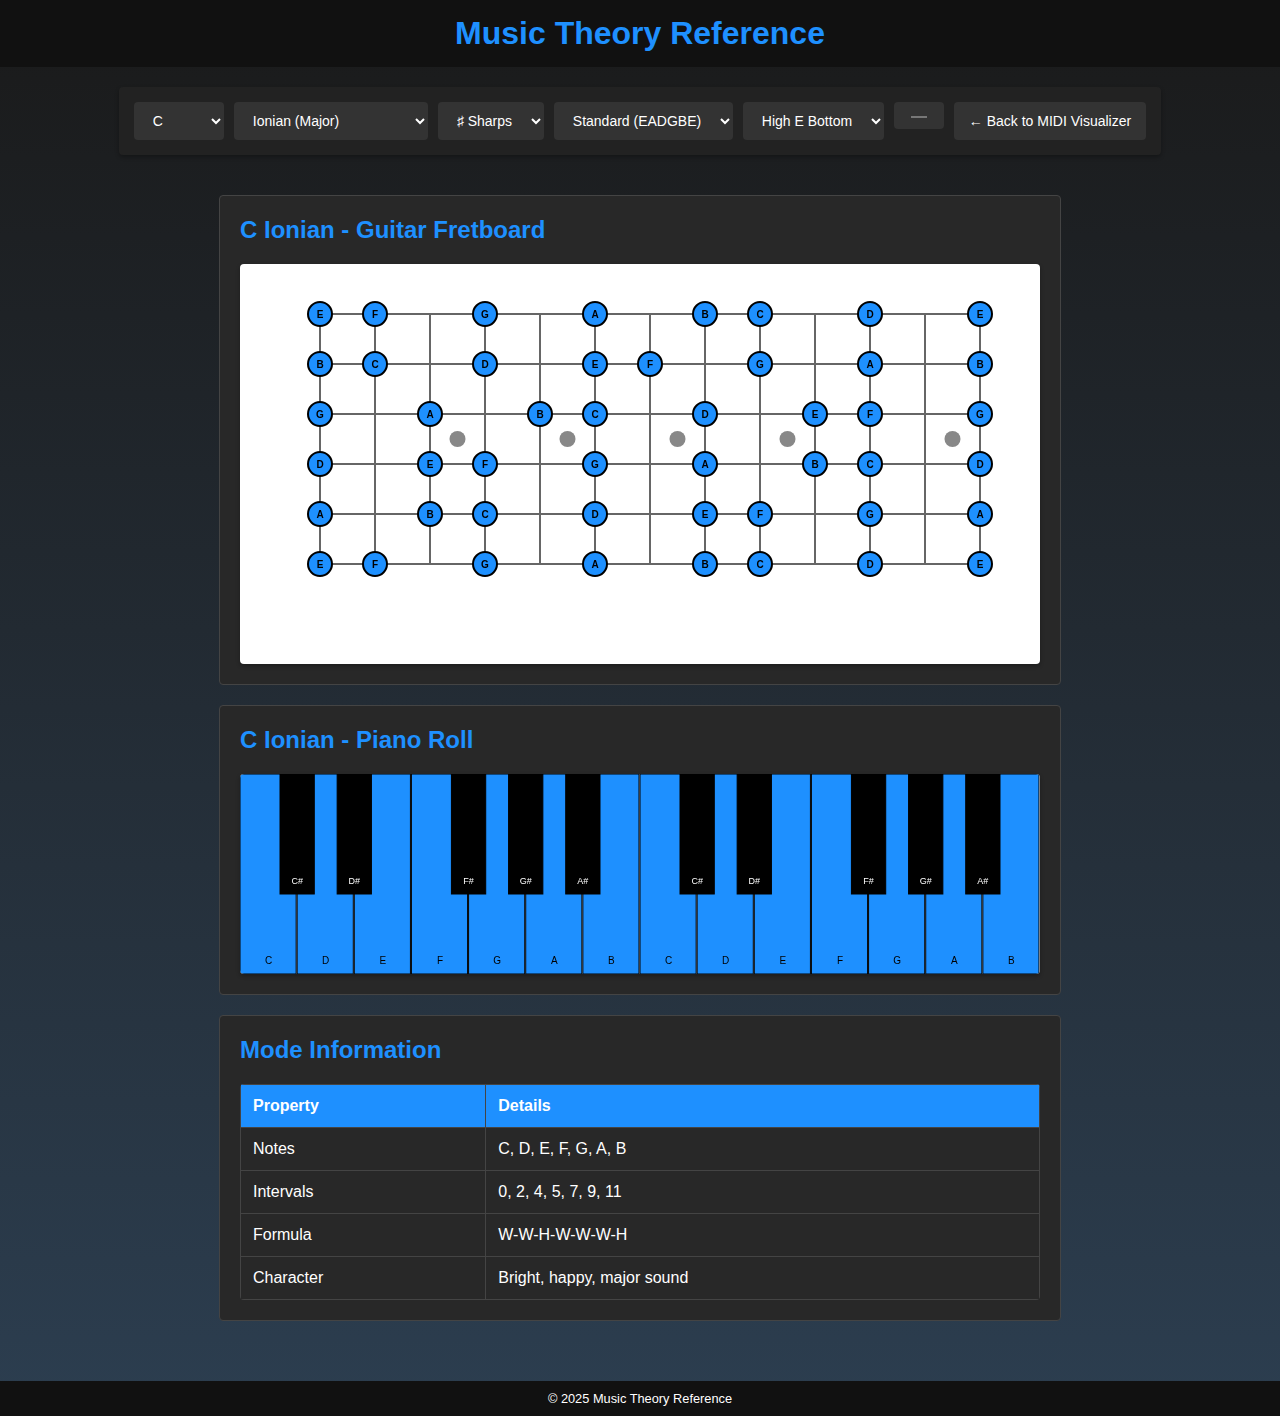
<file: test/midi-visualizer-github/theory-reference.html>
<!DOCTYPE html>
<html lang="en">
<head>
    <meta charset="UTF-8">
    <meta name="viewport" content="width=device-width, initial-scale=1.0">
    <title>Music Theory Reference</title>
    <style>
        :root {
            --theme-color: #1e90ff;
        }
        
        body {
            font-family: Arial, sans-serif;
            margin: 0;
            padding: 0;
            background: linear-gradient(to bottom, #1a1a1a, #2c3e50);
            color: #fff;
            min-height: 100vh;
            display: flex;
            flex-direction: column;
        }
        
        header {
            background: #111;
            padding: 15px;
            text-align: center;
        }
        
        header h1 {
            margin: 0;
            font-size: 2em;
            color: var(--theme-color);
        }
        
        .controls {
            max-width: 1200px;
            margin: 20px auto;
            padding: 15px;
            display: flex;
            flex-wrap: wrap;
            gap: 10px;
            justify-content: center;
            background: #222;
            border-radius: 4px;
            box-shadow: 0 2px 4px rgba(0,0,0,0.3);
        }
        
        select, button, input[type="color"] {
            padding: 10px 15px;
            font-size: 14px;
            border: none;
            border-radius: 4px;
            background: #333;
            color: #fff;
            cursor: pointer;
            transition: background 0.3s ease;
        }
        
        select:hover, button:hover {
            background: #444;
        }
        
        .content {
            max-width: 1200px;
            margin: 0 auto 20px;
            padding: 20px;
            flex: 1;
        }
        
        .canvas-wrapper {
            background: #282828;
            padding: 20px;
            border-radius: 4px;
            margin-bottom: 20px;
            border: 1px solid #444;
        }
        
        .canvas-wrapper h2 {
            margin-top: 0;
            color: var(--theme-color);
        }
        
        canvas {
            max-width: 100%;
            background: #fff;
            border-radius: 4px;
            box-shadow: 0 2px 4px rgba(0,0,0,0.3);
            display: block;
            margin: 0 auto;
        }
        
        table {
            width: 100%;
            border-collapse: collapse;
            background: #282828;
            border-radius: 4px;
            overflow: hidden;
        }
        
        th, td {
            padding: 12px;
            border: 1px solid #444;
            text-align: left;
        }
        
        th {
            background: var(--theme-color);
            color: #fff;
            font-weight: bold;
        }
        
        footer {
            background: #111;
            padding: 10px;
            text-align: center;
            font-size: 0.8em;
        }
    </style>
</head>
<body>
    <header>
        <h1>Music Theory Reference</h1>
    </header>

    <div class="controls">
        <select id="key-select">
            <option value="C">C</option>
            <option value="C#">C#/Db</option>
            <option value="D">D</option>
            <option value="D#">D#/Eb</option>
            <option value="E">E</option>
            <option value="F">F</option>
            <option value="F#">F#/Gb</option>
            <option value="G">G</option>
            <option value="G#">G#/Ab</option>
            <option value="A">A</option>
            <option value="A#">A#/Bb</option>
            <option value="B">B</option>
        </select>
        
        <select id="mode-select">
            <option value="ionian">Ionian (Major)</option>
            <option value="dorian">Dorian</option>
            <option value="phrygian">Phrygian</option>
            <option value="lydian">Lydian</option>
            <option value="mixolydian">Mixolydian</option>
            <option value="aeolian">Aeolian (Natural Minor)</option>
            <option value="locrian">Locrian</option>
            <option value="major-pentatonic">Major Pentatonic</option>
            <option value="minor-pentatonic">Minor Pentatonic</option>
            <option value="blues">Blues Scale</option>
            <option value="harmonic-minor">Harmonic Minor</option>
            <option value="melodic-minor">Melodic Minor</option>
        </select>
        
        <select id="notation">
            <option value="sharps">♯ Sharps</option>
            <option value="flats">♭ Flats</option>
        </select>
        
        <select id="tuning">
            <option value="standard">Standard (EADGBE)</option>
            <option value="drop-d">Drop D (DADGBE)</option>
            <option value="open-g">Open G (DGDGBD)</option>
            <option value="dadgad">DADGAD</option>
        </select>
        
        <select id="string-order">
            <option value="high-bottom">High E Bottom</option>
            <option value="low-bottom">Low E Bottom</option>
        </select>
        
        <input type="color" id="theme-color" value="#1e90ff" title="Theme Color">
        
        <button onclick="window.location.href='index.html'">← Back to MIDI Visualizer</button>
    </div>

    <div class="content">
        <div class="canvas-wrapper">
            <h2 id="fretboard-title">Guitar Fretboard</h2>
            <canvas id="fretboard" width="800" height="400"></canvas>
        </div>
        
        <div class="canvas-wrapper">
            <h2 id="piano-title">Piano Roll</h2>
            <canvas id="piano-roll" width="800" height="200"></canvas>
        </div>
        
        <div class="canvas-wrapper">
            <h2>Mode Information</h2>
            <table>
                <tr>
                    <th>Property</th>
                    <th>Details</th>
                </tr>
                <tr>
                    <td>Notes</td>
                    <td id="notes"></td>
                </tr>
                <tr>
                    <td>Intervals</td>
                    <td id="intervals"></td>
                </tr>
                <tr>
                    <td>Formula</td>
                    <td id="formula"></td>
                </tr>
                <tr>
                    <td>Character</td>
                    <td id="character"></td>
                </tr>
            </table>
        </div>
    </div>

    <footer>
        © 2025 Music Theory Reference
    </footer>

    <script>
        // Mode definitions
        const modes = {
            'ionian': { intervals: [0, 2, 4, 5, 7, 9, 11], formula: 'W-W-H-W-W-W-H', character: 'Bright, happy, major sound' },
            'dorian': { intervals: [0, 2, 3, 5, 7, 9, 10], formula: 'W-H-W-W-W-H-W', character: 'Minor with a raised 6th, jazzy' },
            'phrygian': { intervals: [0, 1, 3, 5, 7, 8, 10], formula: 'H-W-W-W-H-W-W', character: 'Dark, Spanish/flamenco sound' },
            'lydian': { intervals: [0, 2, 4, 6, 7, 9, 11], formula: 'W-W-W-H-W-W-H', character: 'Bright, dreamy, raised 4th' },
            'mixolydian': { intervals: [0, 2, 4, 5, 7, 9, 10], formula: 'W-W-H-W-W-H-W', character: 'Major with flat 7th, bluesy' },
            'aeolian': { intervals: [0, 2, 3, 5, 7, 8, 10], formula: 'W-H-W-W-H-W-W', character: 'Natural minor, sad, dark' },
            'locrian': { intervals: [0, 1, 3, 5, 6, 8, 10], formula: 'H-W-W-H-W-W-W', character: 'Diminished, unstable, tense' },
            'major-pentatonic': { intervals: [0, 2, 4, 7, 9], formula: '1-2-3-5-6', character: 'Simple, happy, country/folk' },
            'minor-pentatonic': { intervals: [0, 3, 5, 7, 10], formula: '1-♭3-4-5-♭7', character: 'Blues, rock, simple minor' },
            'blues': { intervals: [0, 3, 5, 6, 7, 10], formula: '1-♭3-4-♭5-5-♭7', character: 'Blues scale with blue note' },
            'harmonic-minor': { intervals: [0, 2, 3, 5, 7, 8, 11], formula: 'W-H-W-W-H-W+H-H', character: 'Exotic, Middle Eastern sound' },
            'melodic-minor': { intervals: [0, 2, 3, 5, 7, 9, 11], formula: 'W-H-W-W-W-W-H', character: 'Jazz minor, ascending form' }
        };

        // Tunings
        const tunings = {
            'standard': [40, 45, 50, 55, 59, 64],
            'drop-d': [38, 45, 50, 55, 59, 64],
            'open-g': [38, 43, 50, 55, 59, 62],
            'dadgad': [38, 45, 50, 55, 57, 62]
        };

        const noteNames = {
            sharps: ['C', 'C#', 'D', 'D#', 'E', 'F', 'F#', 'G', 'G#', 'A', 'A#', 'B'],
            flats: ['C', 'Db', 'D', 'Eb', 'E', 'F', 'Gb', 'G', 'Ab', 'A', 'Bb', 'B']
        };

        let currentKey = 'C';
        let currentMode = 'ionian';
        let currentNotation = 'sharps';
        let currentTuning = tunings.standard;
        let currentStringOrder = 'high-bottom';
        let themeColor = '#1e90ff';

        function noteToName(noteNumber, notation) {
            const names = noteNames[notation];
            const octave = Math.floor(noteNumber / 12) - 1;
            const note = names[noteNumber % 12];
            return `${note}${octave}`;
        }

        function drawFretboard() {
            const canvas = document.getElementById('fretboard');
            const ctx = canvas.getContext('2d');
            ctx.clearRect(0, 0, canvas.width, canvas.height);

            const numFrets = 12;
            const startX = 80;
            const startY = 50;
            const fretSpacing = 55;
            const stringSpacing = 50;

            const stringOrder = currentStringOrder === 'high-bottom' 
                ? [...currentTuning].reverse() 
                : currentTuning;

            // Draw frets
            ctx.strokeStyle = '#666';
            ctx.lineWidth = 2;
            for (let i = 0; i <= numFrets; i++) {
                const x = startX + i * fretSpacing;
                ctx.beginPath();
                ctx.moveTo(x, startY);
                ctx.lineTo(x, startY + 5 * stringSpacing);
                ctx.stroke();
            }

            // Draw strings
            for (let i = 0; i < 6; i++) {
                const y = startY + i * stringSpacing;
                ctx.beginPath();
                ctx.moveTo(startX, y);
                ctx.lineTo(startX + numFrets * fretSpacing, y);
                ctx.stroke();
            }

            // Fret markers
            const markers = [3, 5, 7, 9, 12];
            ctx.fillStyle = '#888';
            markers.forEach(fret => {
                const x = startX + (fret - 0.5) * fretSpacing;
                const y = startY + 2.5 * stringSpacing;
                ctx.beginPath();
                ctx.arc(x, y, 8, 0, Math.PI * 2);
                ctx.fill();
            });

            // Fret numbers (above fretboard)
            ctx.fillStyle = '#fff';
            ctx.font = 'bold 12px Arial';
            ctx.textAlign = 'center';
            for (let f = 0; f <= numFrets; f++) {
                const x = startX + f * fretSpacing;
                ctx.fillText(f.toString(), x, startY - 8);
            }
            
            // String labels
            ctx.fillStyle = '#fff';
            ctx.font = 'bold 12px Arial';
            ctx.textAlign = 'right';
            stringOrder.forEach((noteNum, i) => {
                const y = startY + i * stringSpacing;
                const noteName = noteToName(noteNum, currentNotation);
                ctx.fillText(noteName, startX - 10, y + 5);
            });

            // Draw scale notes
            const rootNote = noteNames.sharps.indexOf(currentKey);
            const scaleIntervals = modes[currentMode].intervals;
            const scaleNotes = new Set(scaleIntervals.map(interval => (rootNote + interval) % 12));

            ctx.fillStyle = themeColor;
            ctx.strokeStyle = '#000';
            ctx.lineWidth = 2;

            stringOrder.forEach((stringNote, stringIndex) => {
                for (let fret = 0; fret <= numFrets; fret++) {
                    const noteNumber = stringNote + fret;
                    const pitch = noteNumber % 12;
                    
                    if (scaleNotes.has(pitch)) {
                        const x = startX + fret * fretSpacing;
                        const y = startY + stringIndex * stringSpacing;
                        
                        ctx.beginPath();
                        ctx.arc(x, y, 12, 0, Math.PI * 2);
                        ctx.fill();
                        ctx.stroke();

                        // Note name
                        ctx.fillStyle = '#000';
                        ctx.font = 'bold 10px Arial';
                        ctx.textAlign = 'center';
                        const noteName = noteNames[currentNotation][pitch];
                        ctx.fillText(noteName, x, y + 4);
                        ctx.fillStyle = themeColor;
                    }
                }
            });
        }

        function drawPianoRoll() {
            const canvas = document.getElementById('piano-roll');
            const ctx = canvas.getContext('2d');
            ctx.clearRect(0, 0, canvas.width, canvas.height);

            const numKeys = 24; // 2 octaves
            const keyWidth = canvas.width / 14; // 14 white keys in 2 octaves
            const blackKeyHeight = canvas.height * 0.6;
            const whiteKeys = ['C', 'D', 'E', 'F', 'G', 'A', 'B'];
            const blackKeyOffsets = [0, 1, 3, 4, 5]; // After C, D, F, G, A

            const rootNote = noteNames.sharps.indexOf(currentKey);
            const scaleIntervals = modes[currentMode].intervals;
            const scaleNotes = new Set(scaleIntervals.map(interval => (rootNote + interval) % 12));

            // Draw white keys
            let whiteKeyIndex = 0;
            for (let octave = 0; octave < 2; octave++) {
                for (let i = 0; i < 7; i++) {
                    const x = whiteKeyIndex * keyWidth;
                    const noteIndex = [0, 2, 4, 5, 7, 9, 11][i];
                    const pitch = (noteIndex + 48 + octave * 12) % 12;

                    // Draw key
                    ctx.fillStyle = scaleNotes.has(pitch) ? themeColor : '#fff';
                    ctx.strokeStyle = '#000';
                    ctx.lineWidth = 1;
                    ctx.fillRect(x, 0, keyWidth - 1, canvas.height);
                    ctx.strokeRect(x, 0, keyWidth - 1, canvas.height);

                    // Label
                    ctx.fillStyle = scaleNotes.has(pitch) ? '#000' : '#666';
                    ctx.font = '10px Arial';
                    ctx.textAlign = 'center';
                    const noteName = noteNames[currentNotation][pitch];
                    ctx.fillText(noteName, x + keyWidth / 2, canvas.height - 10);

                    whiteKeyIndex++;
                }
            }

            // Draw black keys
            whiteKeyIndex = 0;
            for (let octave = 0; octave < 2; octave++) {
                for (let i = 0; i < 7; i++) {
                    if (blackKeyOffsets.includes(i)) {
                        const x = (whiteKeyIndex + 0.7) * keyWidth;
                        const noteIndex = [0, 2, 4, 5, 7, 9, 11][i] + 1;
                        const pitch = (noteIndex + 48 + octave * 12) % 12;

                        ctx.fillStyle = scaleNotes.has(pitch) ? themeColor : '#000';
                        ctx.strokeStyle = '#000';
                        ctx.fillRect(x, 0, keyWidth * 0.6, blackKeyHeight);
                        ctx.strokeRect(x, 0, keyWidth * 0.6, blackKeyHeight);

                        // Label
                        ctx.fillStyle = scaleNotes.has(pitch) ? '#000' : '#fff';
                        ctx.font = '9px Arial';
                        ctx.textAlign = 'center';
                        const noteName = noteNames[currentNotation][pitch];
                        ctx.fillText(noteName, x + keyWidth * 0.3, blackKeyHeight - 10);
                    }
                    whiteKeyIndex++;
                }
            }
        }

        function updateInfo() {
            const rootNote = noteNames.sharps.indexOf(currentKey);
            const mode = modes[currentMode];
            const scaleNotes = mode.intervals.map(interval => {
                const pitch = (rootNote + interval) % 12;
                return noteNames[currentNotation][pitch];
            });

            document.getElementById('notes').textContent = scaleNotes.join(', ');
            document.getElementById('intervals').textContent = mode.intervals.join(', ');
            document.getElementById('formula').textContent = mode.formula;
            document.getElementById('character').textContent = mode.character;

            const modeName = currentMode.replace(/-/g, ' ').replace(/\b\w/g, c => c.toUpperCase());
            document.getElementById('fretboard-title').textContent = `${currentKey} ${modeName} - Guitar Fretboard`;
            document.getElementById('piano-title').textContent = `${currentKey} ${modeName} - Piano Roll`;
        }

        function updateAll() {
            drawFretboard();
            drawPianoRoll();
            updateInfo();
        }

        // Event listeners
        document.getElementById('key-select').addEventListener('change', e => {
            currentKey = e.target.value;
            updateAll();
        });

        document.getElementById('mode-select').addEventListener('change', e => {
            currentMode = e.target.value;
            updateAll();
        });

        document.getElementById('notation').addEventListener('change', e => {
            currentNotation = e.target.value === 'sharps' ? 'sharps' : 'flats';
            updateAll();
        });

        document.getElementById('tuning').addEventListener('change', e => {
            currentTuning = tunings[e.target.value];
            updateAll();
        });

        document.getElementById('string-order').addEventListener('change', e => {
            currentStringOrder = e.target.value;
            updateAll();
        });

        document.getElementById('theme-color').addEventListener('change', e => {
            themeColor = e.target.value;
            document.documentElement.style.setProperty('--theme-color', themeColor);
            updateAll();
        });

        // Initialize
        updateAll();
    </script>
</body>
</html>
</file>
